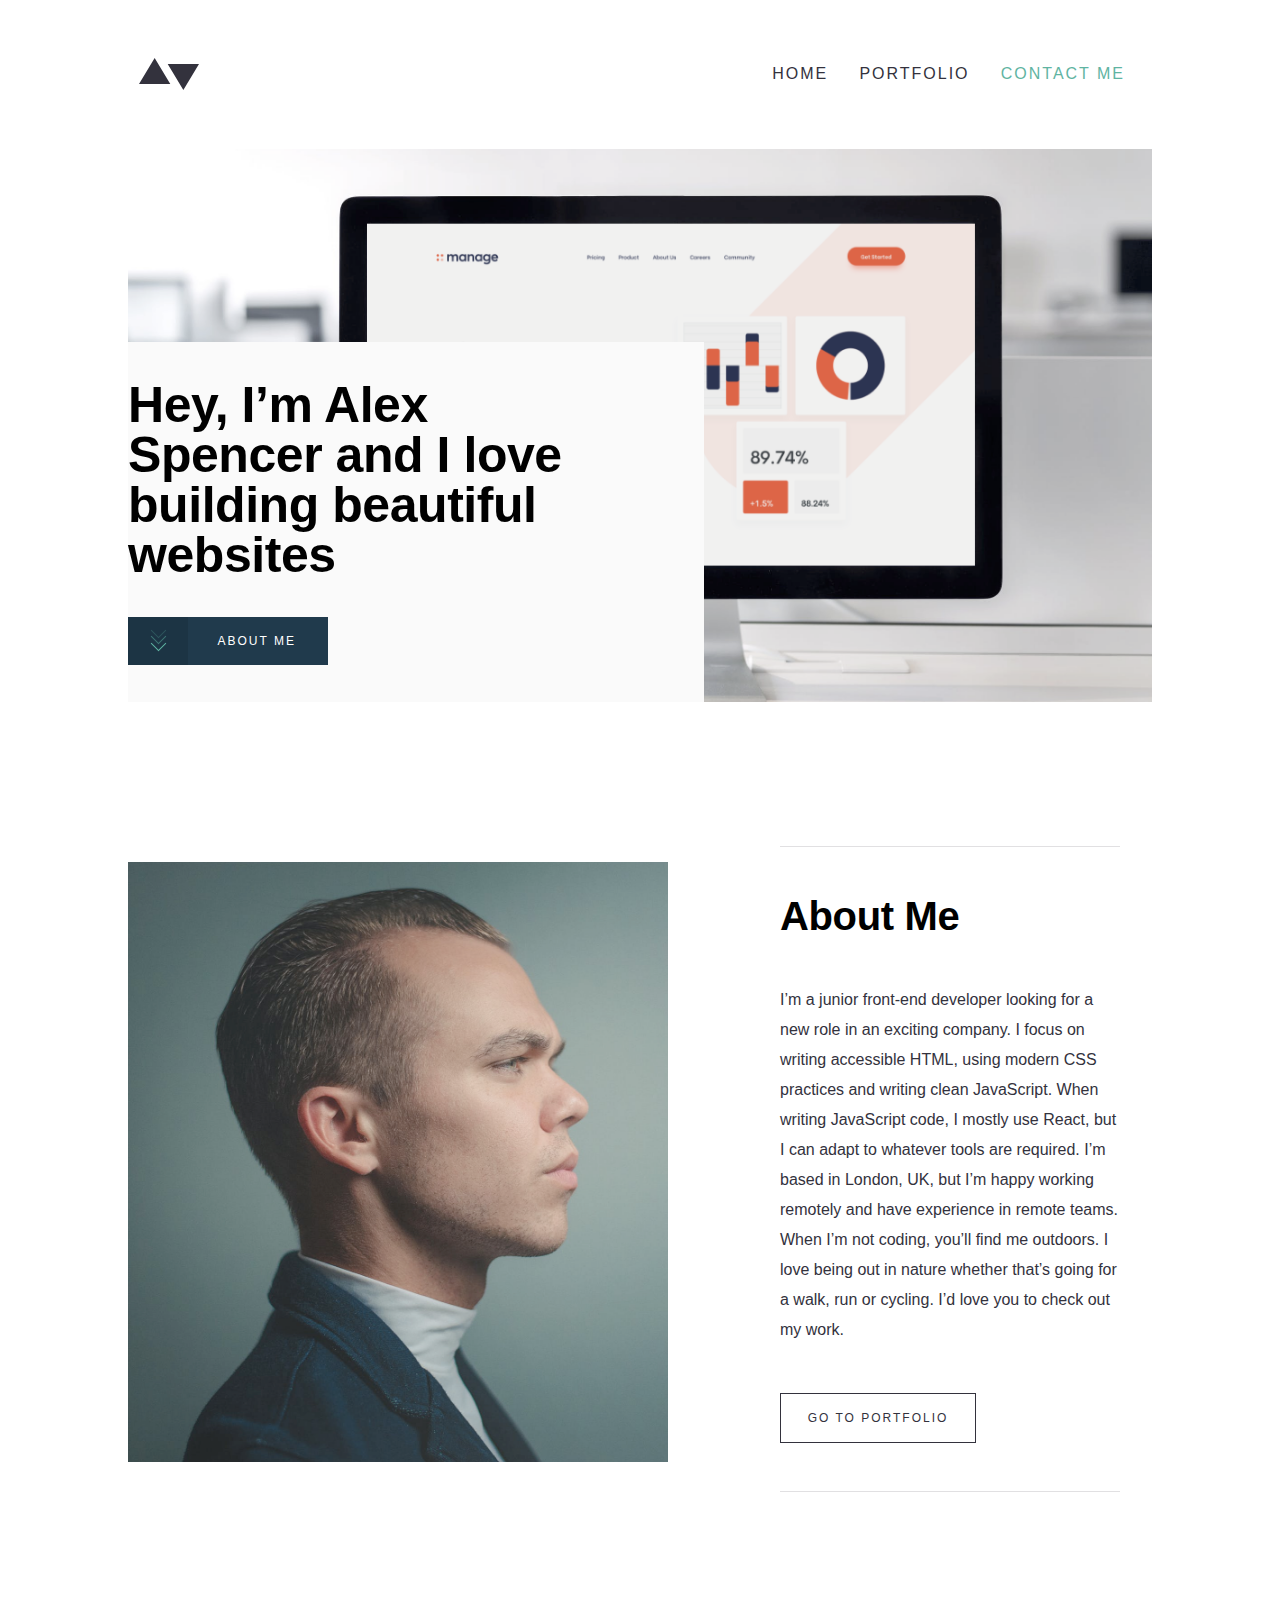
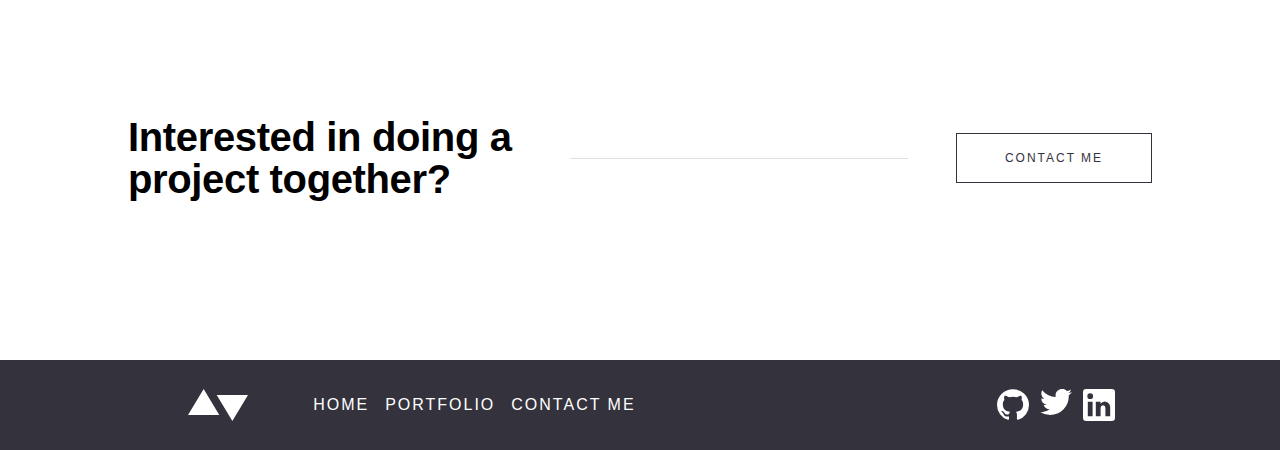
<file: index.html>
<!DOCTYPE html>
<html lang="fr">

<head>
    <meta charset="UTF-8">
    <meta http-equiv="X-UA-Compatible" content="IE=edge">
    <meta name="viewport" content="width=device-width, initial-scale=1.0">
    <link rel="stylesheet" href="scss/main.css">
    <link rel="icon" href="ressources\img\Home\Combined-Shape.svg" />
    <title>Minimalist-Porfolio-Thiertant</title>
</head>

<body>
    <header>
        <nav>
            <div class="nav-logo"></div>
            <button class="main-nav__toggler" aria-expanded="false" aria-controls="menu" aria-label="Menu">
                    <span class="main-nav__bar"></span>
                    <span class="main-nav__bar"></span>
                    <span class="main-nav__bar"></span>
                </button>
            <ul class="menu-list">
                <li class="menu-items">
                    <a rel="noreferrer" rel="noopener" href="index.html">Home</a>
                </li>
                <li class="menu-items">
                    <a rel="noreferrer" rel="noopener" href="portofolio.html">Portfolio</a>
                </li>
                <li class="menu-items">
                    <a rel="noreferrer" rel="noopener" href="contact.html" class="active">Contact me</a>
                </li>
            </ul>
        </nav>

        <section class="hero">
            <div class="hero_container">
                <div class="hero_figure_container">
                    <figure>
                        <img srcset="ressources/img/Home/Bitmap.png 1x, ressources/img/Home/Bitmap@2x.png 2x" src="ressources/img/Home/Bitmap@2x.png" alt="A computer screen with graphs" loading="lazy">
                    </figure>
                    <div class="hero_text_container">
                        <h1>Hey, I’m Alex Spencer and I love building beautiful websites</h1>
                        <a href="#about" rel="noreferrer" rel="noopener">
                            <button class="button">
                        <div class="arrow-button-wrapper">
                            <span class="arrow-button arrow-button-top"></span>
                            <span class="arrow-button arrow-button-mid"></span>
                            <span class="arrow-button arrow-button-bot"></span>
                        </div>
                        <p>About me</p>
                    </button>
                        </a>
                    </div>
                </div>
            </div>
        </section>
    </header>

    <section id="about" class="about_container container">
        <div class="about_picture">
            <figure>
                <img srcset="ressources/img/Home/about_pic.png 1x, ressources/img/Home/about_pic_crop.png 1.5x ,ressources/img/Home/about_pic_2x.png 2x" src="ressources/img/Home/about_pic_2x.png" alt="A photo of me" loading="lazy">
            </figure>
        </div>
        <div class="about_content">
            <h2 class="about_title">About Me</h2>
            <p>I’m a junior front-end developer looking for a new role in an exciting company. I focus on writing accessible HTML, using modern CSS practices and writing clean JavaScript. When writing JavaScript code, I mostly use React, but I can adapt
                to whatever tools are required. I’m based in London, UK, but I’m happy working remotely and have experience in remote teams. When I’m not coding, you’ll find me outdoors. I love being out in nature whether that’s going for a walk, run
                or cycling. I’d love you to check out my work.</p>
            <a href="portofolio.html" rel="noreferrer" rel="noopener">
                <button class="button-secondary">Go to Portfolio</button>
            </a>
        </div>
    </section>
    <section class="interested_container container">
        <h2>Interested in doing a project together?</h2>
        <span></span>
        <a href="contact.html"> <button class="button-secondary" rel="noreferrer" rel="noopener">Contact me</button></a>
    </section>
    <footer>
        <section class="footer-left-container">
            <div class="footer-logo"></div>
            <ul class="footer-list">
                <li class="footer-items">
                    <a href="index.html">Home</a>
                </li>
                <li class="footer-items">
                    <a href="portofolio.html">Portfolio</a>
                </li>
                <li class="footer-items">
                    <a href="contact.html">Contact me</a>
                </li>
            </ul>
        </section>
        <section class="footer-social">
            <a href="https://github.com/sebthiertant" target="_blank" rel="noreferrer" rel="noopener">
                <div class="footer-social-item git"></div>
            </a>
            <a href="https://twitter.com/SebThiertant" target="_blank" rel="noreferrer" rel="noopener">
                <div class="footer-social-item twitter"></div>
            </a>
            <a href="https://www.linkedin.com/in/s%C3%A9bastien-thiertant-715751bb/" target="_blank" rel="noreferrer" rel="noopener">
                <div class="footer-social-item linkedin"></div>
            </a>
        </section>
    </footer>
    <script src="/js/app.js"></script>
</body>

</html>
</file>
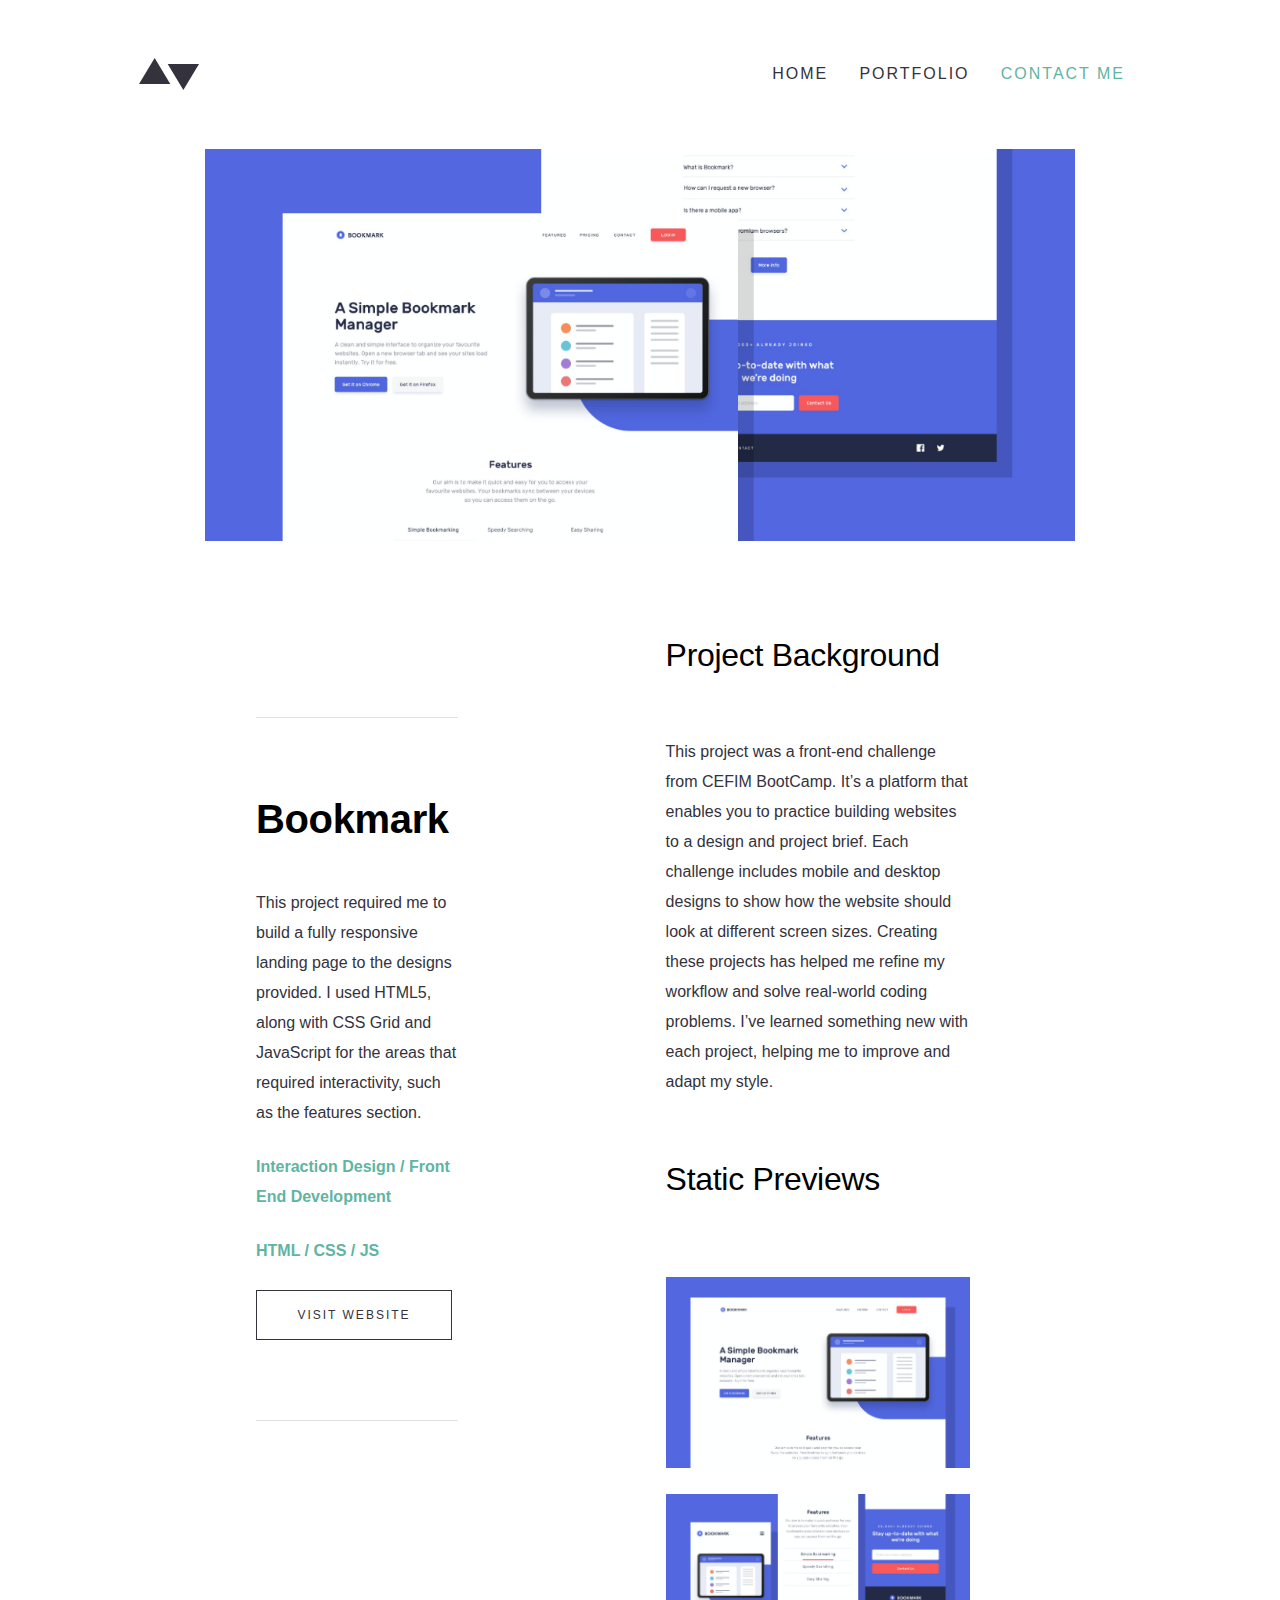
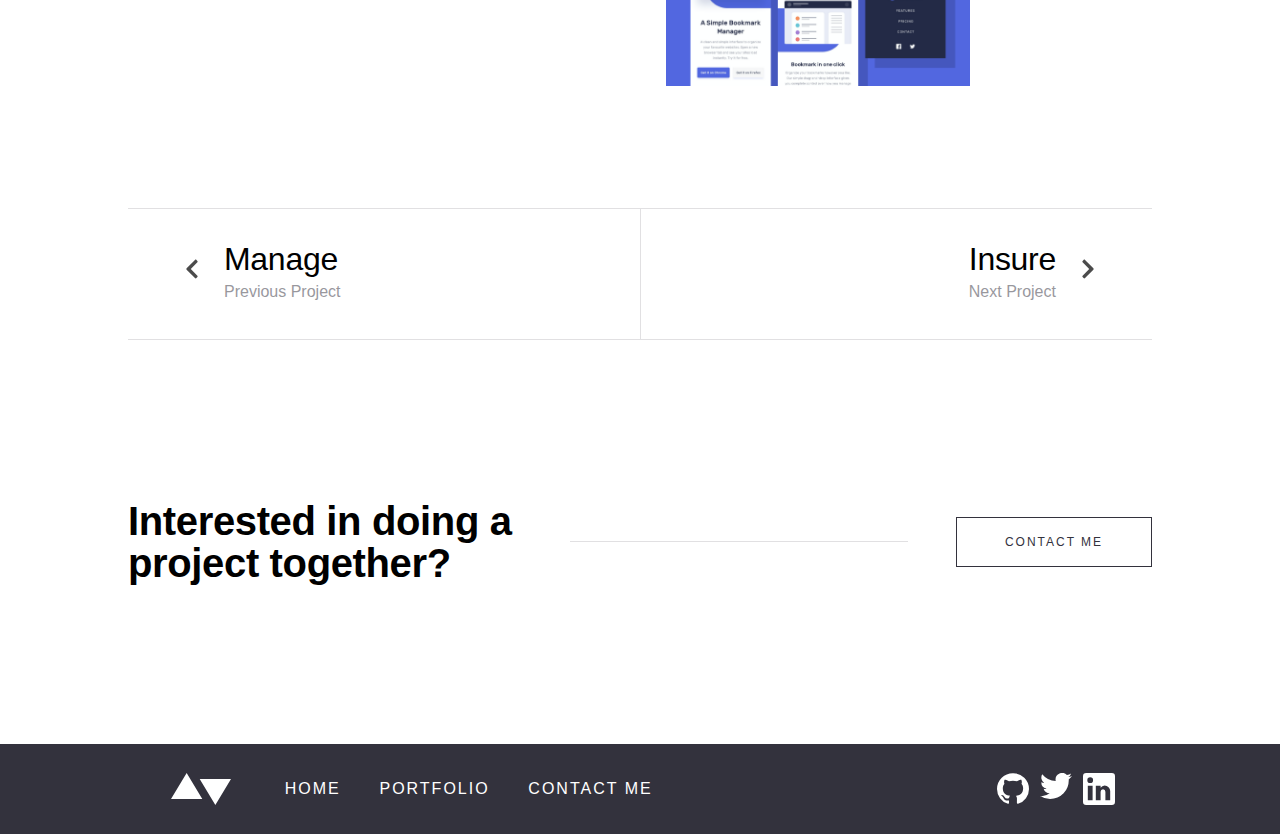
<file: bookmark.html>
<!DOCTYPE html>
<html lang="fr">

<head>
    <meta charset="UTF-8">
    <meta http-equiv="X-UA-Compatible" content="IE=edge">
    <meta name="viewport" content="width=device-width, initial-scale=1.0">
    <link rel="stylesheet" href="scss/main.css">
    <link rel="icon" href="ressources\img\Home\Combined-Shape.svg" />
    <title>Minimalist-Porfolio-Thiertant</title>
</head>

<body>
    <header>
        <nav>
            <div class="nav-logo"></div>
            <button class="main-nav__toggler" aria-expanded="false" aria-controls="menu" aria-label="Menu">
                    <span class="main-nav__bar"></span>
                    <span class="main-nav__bar"></span>
                    <span class="main-nav__bar"></span>
                </button>
            <ul class="menu-list">
                <li class="menu-items">
                    <a rel="noreferrer" rel="noopener" href="index.html">Home</a>
                </li>
                <li class="menu-items">
                    <a rel="noreferrer" rel="noopener" href="portofolio.html">Portfolio</a>
                </li>
                <li class="menu-items">
                    <a rel="noreferrer" rel="noopener" href="contact.html" class="active">Contact me</a>
                </li>
            </ul>
        </nav>
        <figure class="bookmark_header container">
            <img srcset="ressources/img/Portfolio-details/02/port1.png 1x, ressources/img/Portfolio-details/02/port1_2x.png 2x" src="ressources/img/Portfolio-details/02/port1_2x.png" alt="A picture of bookmark website" loading="lazy">
        </figure>
    </header>


    <section class="bookmark_content_container container">
        <div class="bookmark_content content">
            <h2 class="bookmark_title">Bookmark</h2>
            <p>This project required me to build a fully responsive landing page to the designs provided. I used HTML5, along with CSS Grid and JavaScript for the areas that required interactivity, such as the features section.</p>
            <p class="used_tech">Interaction Design / Front End Development</p>
            <p class="used_tech">HTML / CSS / JS</p>
            <button class="button-secondary"><a rel="noreferrer" rel="noopener"href="bookmark.html">Visit website</a></button>
        </div>
        <div class="bookmark_content_desc">
            <div>
                <h3>Project Background</h3>
                <p>This project was a front-end challenge from CEFIM BootCamp. It’s a platform that enables you to practice building websites to a design and project brief. Each challenge includes mobile and desktop designs to show how the website should
                    look at different screen sizes. Creating these projects has helped me refine my workflow and solve real-world coding problems. I’ve learned something new with each project, helping me to improve and adapt my style.</p>
            </div>
            <div>
                <h3>Static Previews</h3>
                <img srcset="ressources/img/Portfolio-details/02/Bitmap.png 1x, ressources/img/Portfolio-details/02/Bitmap@2x.png 2x" src="ressources/img/Portfolio-details/02/Bitmap@2x.png" alt="Another serie of bookmark website's picture" loading="lazy">
                <img srcset="ressources/img/Portfolio-details/02/Bitmap_full.png 1x, ressources/img/Portfolio-details/02/Bitmap_full@2x.png 2x" src="ressources/img/Portfolio-details/02/Bitmap_full@2x.png" alt="Another serie of bookmark website's picture" loading="lazy">
            </div>
        </div>
    </section>

    <section class="navigation_projects_container container">
        <div class="previous_wrapper arrow_wrapper">
            <a rel="noreferrer" rel="noopener" href="manage.html"><img src="ressources/img/Icons/chevron-left-solid.svg" alt="left arrow"></a>
            <div class="arrow_wrapper_text">
                <h3>Manage</h3>
                <p>Previous Project</p>
            </div>
        </div>
        <div class="next_wrapper arrow_wrapper">
            <div class="arrow_wrapper_text">
                <h3>Insure</h3>
                <p>Next Project</p>
            </div>
            <a rel="noreferrer" rel="noopener" href="insure.html"><img src="ressources/img/Icons/chevron-right-solid.svg" alt="right arrow"></a>
        </div>
    </section>
    <section class="interested_container container">
        <h2>Interested in doing a project together?</h2>
        <span></span>
        <a rel="noreferrer" rel="noopener" href="contact.html"> <button class="button-secondary">Contact me</button></a>
    </section>
    <footer>
        <section class="footer-left-container">
            <div class="footer-logo"></div>
            <ul class="footer-list"></ul>
            <li class="footer-items">
                <a rel="noreferrer" rel="noopener" href="index.html">Home</a>
            </li>
            <li class="footer-items">
                <a rel="noreferrer" rel="noopener" href="portofolio.html">Portfolio</a>
            </li>
            <li class="footer-items">
                <a rel="noreferrer" rel="noopener" href="contact.html">Contact me</a>
            </li>
            </ul>
        </section>
        <section class="footer-social">
            <a rel="noreferrer" rel="noopener" href="https://github.com/sebthiertant" target="_blank">
                <div class="footer-social-item git"></div>
            </a>
            <a rel="noreferrer" rel="noopener" href="https://twitter.com/SebThiertant" target="_blank">
                <div class="footer-social-item twitter"></div>
            </a>
            <a rel="noreferrer" rel="noopener" href="https://www.linkedin.com/in/s%C3%A9bastien-thiertant-715751bb/" target="_blank">
                <div class="footer-social-item linkedin"></div>
            </a>
        </section>
    </footer>
    <script src="/js/app.js"></script>
</body>

</html>
</file>
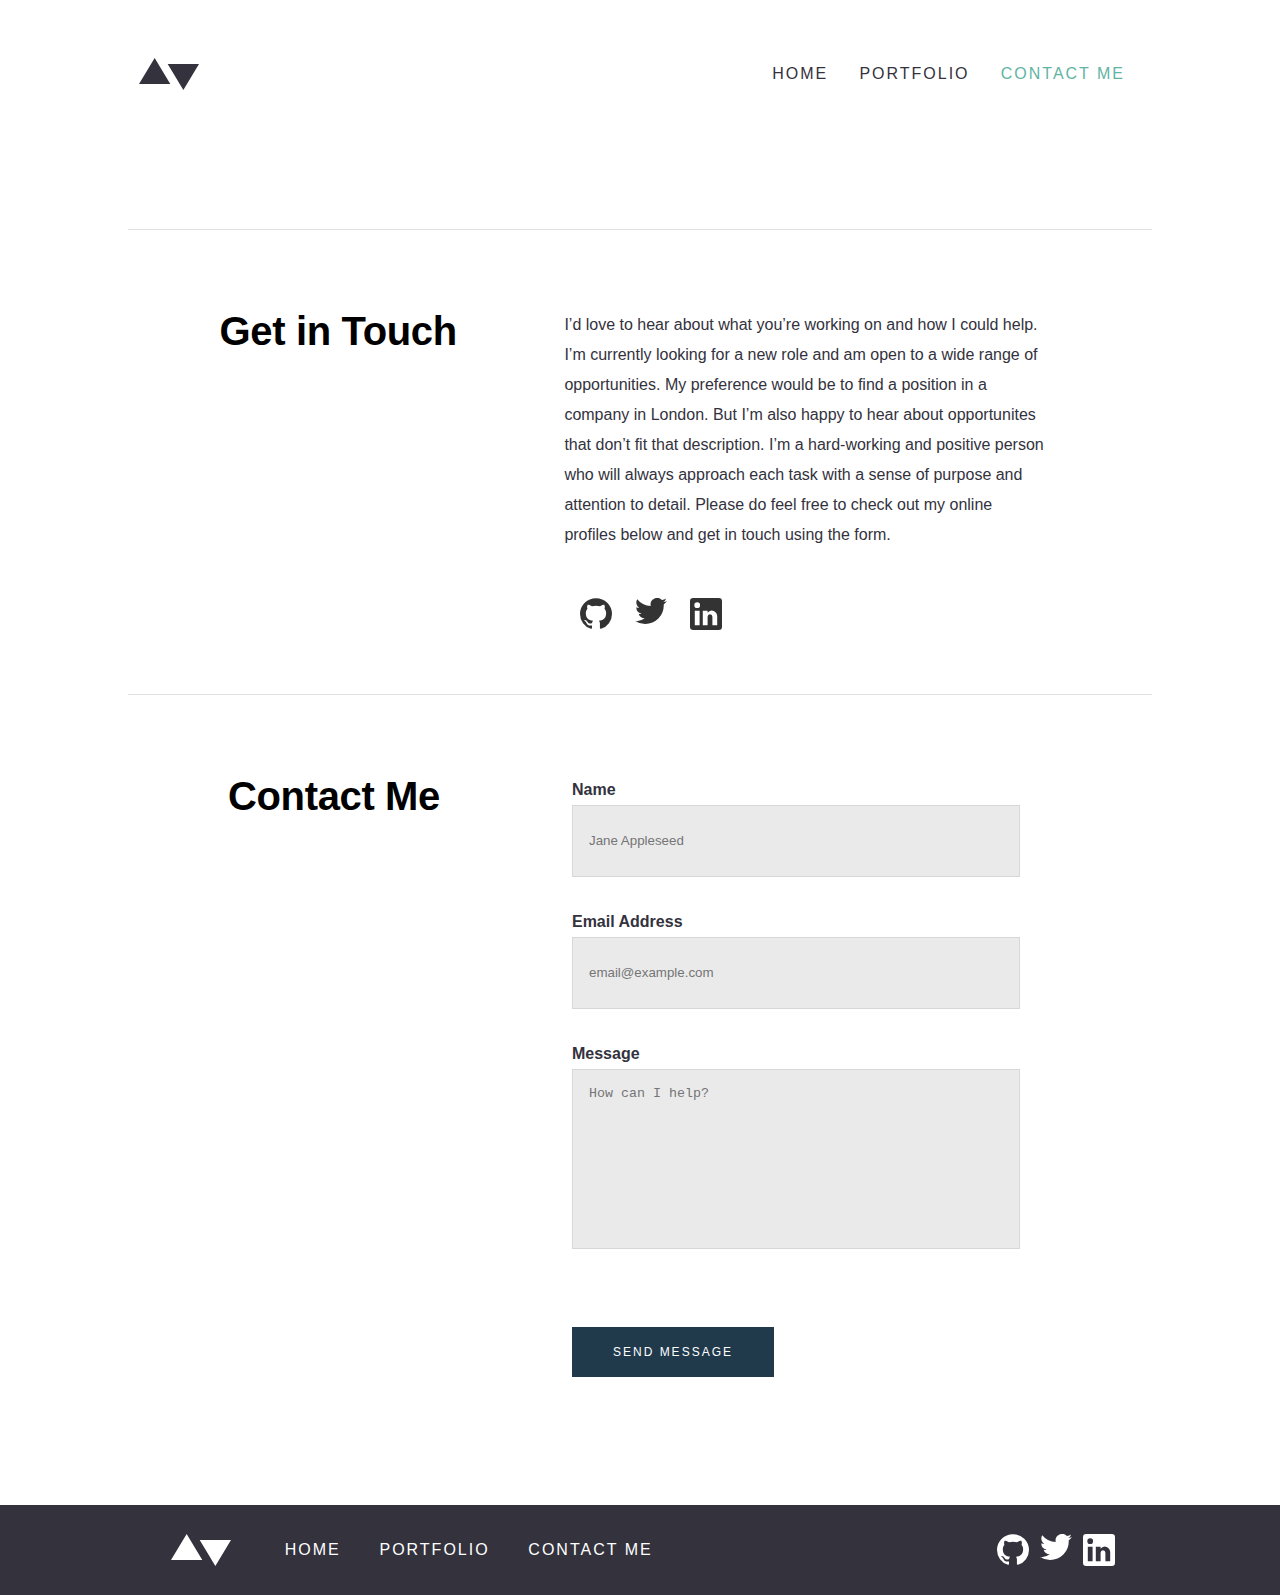
<file: contact.html>
<!DOCTYPE html>
<html lang="fr">

<head>
    <meta charset="UTF-8">
    <meta http-equiv="X-UA-Compatible" content="IE=edge">
    <meta name="viewport" content="width=device-width, initial-scale=1.0">
    <link rel="stylesheet" href="scss/main.css">
    <link rel="icon" href="ressources\img\Home\Combined-Shape.svg" />
    <title>Minimalist-Porfolio-Thiertant</title>
</head>

<body>
    <header>
        <nav>
            <div class="nav-logo"></div>
            <button class="main-nav__toggler" aria-expanded="false" aria-controls="menu" aria-label="Menu">
                <span class="main-nav__bar"></span>
                <span class="main-nav__bar"></span>
                <span class="main-nav__bar"></span>
            </button>
            <ul class="menu-list">
                <li class="menu-items">
                    <a rel="noreferrer" rel="noopener" href="index.html">Home</a>
                </li>
                <li class="menu-items">
                    <a rel="noreferrer" rel="noopener" href="portofolio.html">Portfolio</a>
                </li>
                <li class="menu-items">
                    <a rel="noreferrer" rel="noopener" href="contact.html" class="active">Contact me</a>
                </li>
            </ul>
        </nav>
    </header>
    <main class="contact_content_container container">
        <h2>Get in Touch</h2>
        <div class="contact_content_desc">
            <p>I’d love to hear about what you’re working on and how I could help. I’m currently looking for a new role and am open to a wide range of opportunities. My preference would be to find a position in a company in London. But I’m also happy to
                hear about opportunites that don’t fit that description. I’m a hard-working and positive person who will always approach each task with a sense of purpose and attention to detail. Please do feel free to check out my online profiles below
                and get in touch using the form.</p>
            <div class="social_wrapper">
                <a rel="noreferrer" rel="noopener" class="git" href="https://github.com/sebthiertant" target="_blank"></a>
                <a rel="noreferrer" rel="noopener" class="twitter" href="https://twitter.com/SebThiertant" target="_blank"></a>
                <a rel="noreferrer" rel="noopener" class="linkedin" href="https://www.linkedin.com/in/s%C3%A9bastien-thiertant-715751bb/" target="_blank"></a>
            </div>
        </div>
    </main>
    <section class="contact_me_container container">
        <h2>Contact Me</h2>
        <div class="contact_form_wrapper">
            <form class="form" action="https://formspree.io/f/xqkweqgz" method="POST">
                <label class="label_name">
                  Name
                  <input class="input input_name" type="text" name="name" placeholder="Jane Appleseed" required=>
                <p class="required"></p>
                </label>
                <label>
                Email Address
                <input class="input input_mail" type="email" name="mail" placeholder="email@example.com" required="false">
                <p class="required"></p>
                </label>
                <label>
                Message
                <textarea class="input textarea input-message" type="text" maxlength="150" minlength="1" name="message" placeholder="How can I help?" required ></textarea>
                <p class="required"></p>
                </label>
                <button class="button-form" type="submit">Send message</button>
            </form>
        </div>
    </section>

    <footer>
        <section class="footer-left-container">
            <div class="footer-logo"></div>
            <ul class="footer-list"></ul>
            <li class="footer-items">
                <a rel="noreferrer" rel="noopener" href="index.html">Home</a>
            </li>
            <li class="footer-items">
                <a rel="noreferrer" rel="noopener" href="portofolio.html">Portfolio</a>
            </li>
            <li class="footer-items">
                <a rel="noreferrer" rel="noopener" href="contact.html">Contact me</a>
            </li>
            </ul>
        </section>
        <section class="footer-social">
            <a rel="noreferrer" rel="noopener" href="https://github.com/sebthiertant" target="_blank">
                <div class="footer-social-item git"></div>
            </a>
            <a rel="noreferrer" rel="noopener" href="https://twitter.com/SebThiertant" target="_blank">
                <div class="footer-social-item twitter"></div>
            </a>
            <a rel="noreferrer" rel="noopener" href="https://www.linkedin.com/in/s%C3%A9bastien-thiertant-715751bb/" target="_blank">
                <div class="footer-social-item linkedin"></div>
            </a>
        </section>
    </footer>
    <script src="/js/app.js"></script>
</body>

</html>
</file>
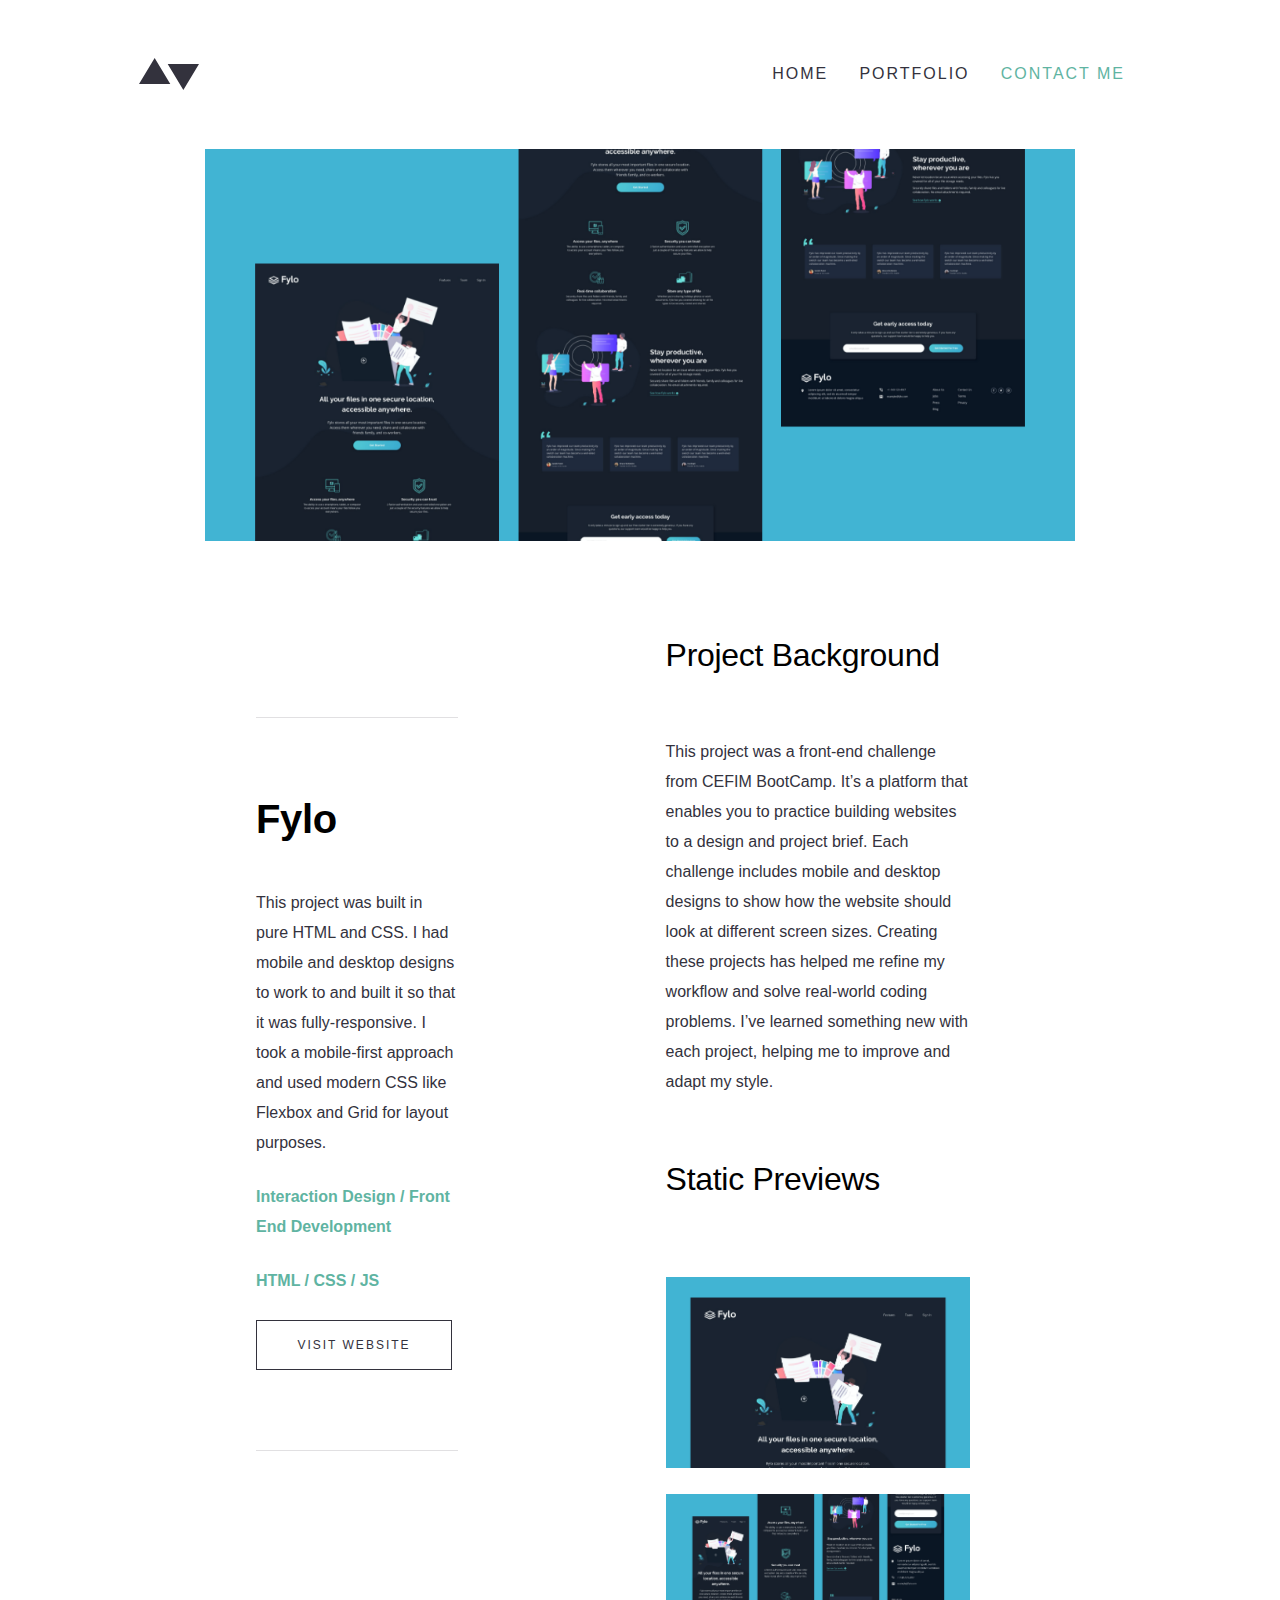
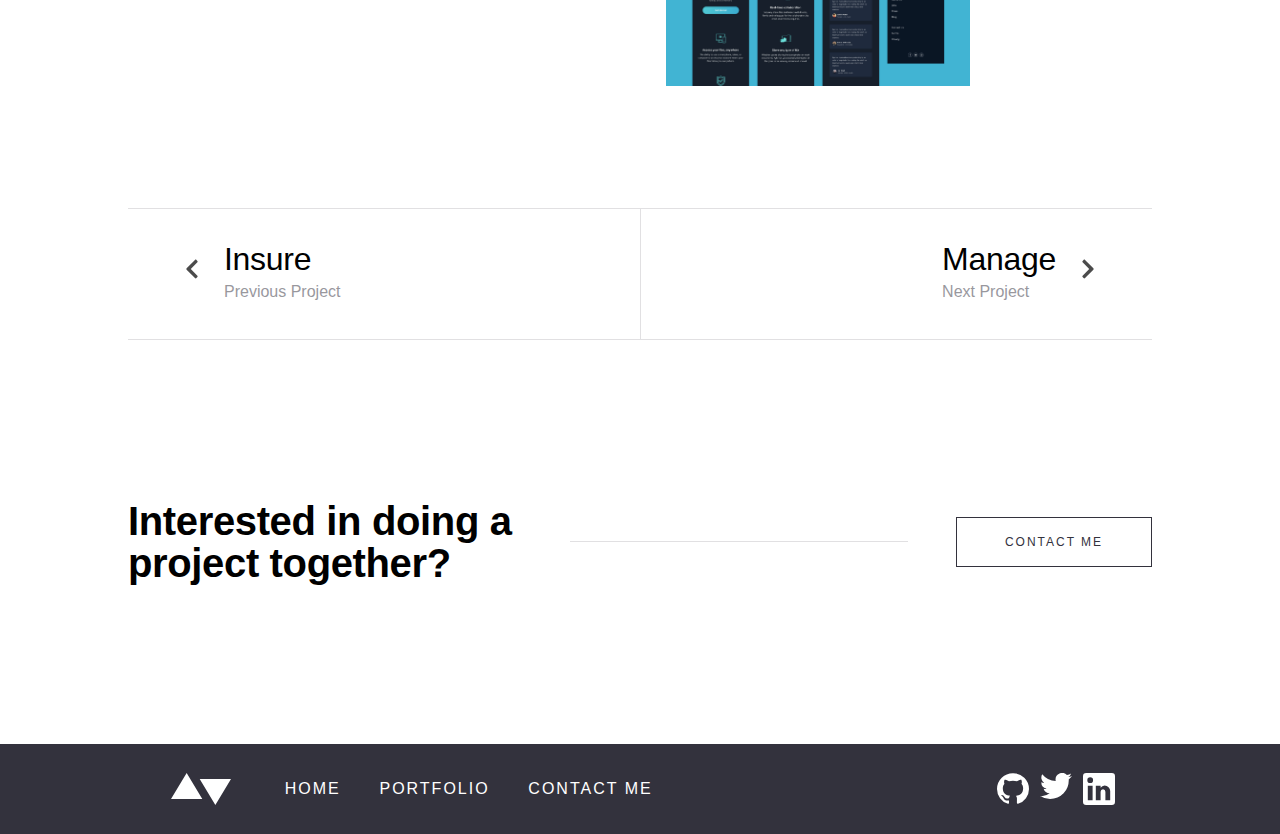
<file: fylo.html>
<!DOCTYPE html>
<html lang="fr">

<head>
    <meta charset="UTF-8">
    <meta http-equiv="X-UA-Compatible" content="IE=edge">
    <meta name="viewport" content="width=device-width, initial-scale=1.0">
    <link rel="stylesheet" href="scss/main.css">
    <link rel="icon" href="ressources\img\Home\Combined-Shape.svg" />
    <title>Minimalist-Porfolio-Thiertant</title>
</head>

<body>
    <header>
        <nav>
            <div class="nav-logo"></div>
            <button class="main-nav__toggler" aria-expanded="false" aria-controls="menu" aria-label="Menu">
                    <span class="main-nav__bar"></span>
                    <span class="main-nav__bar"></span>
                    <span class="main-nav__bar"></span>
                </button>
            <ul class="menu-list">
                <li class="menu-items">
                    <a rel="noreferrer" rel="noopener" href="index.html">Home</a>
                </li>
                <li class="menu-items">
                    <a rel="noreferrer" rel="noopener" href="portofolio.html">Portfolio</a>
                </li>
                <li class="menu-items">
                    <a rel="noreferrer" rel="noopener" href="contact.html" class="active">Contact me</a>
                </li>
            </ul>
        </nav>
        <figure class="fylo_header container">
            <img srcset="ressources/img/Portfolio-details/04/port1.png 1x, ressources/img/Portfolio-details/04/port1@2x.png 2x" src="ressources/img/Portfolio-details/04/port1@2x.png" alt="A picture of fylo website" loading="lazy">
        </figure>
    </header>


    <section class="fylo_content_container container">
        <div class="fylo_content content">
            <h2 class="fylo_title">Fylo</h2>
            <p>This project was built in pure HTML and CSS. I had mobile and desktop designs to work to and built it so that it was fully-responsive. I took a mobile-first approach and used modern CSS like Flexbox and Grid for layout purposes.</p>
            <p class="used_tech">Interaction Design / Front End Development</p>
            <p class="used_tech">HTML / CSS / JS</p>
            <button class="button-secondary"><a rel="noreferrer" rel="noopener"href="fylo.html">Visit website</a></button>
        </div>
        <div class="fylo_content_desc">
            <div>
                <h3>Project Background</h3>
                <p>This project was a front-end challenge from CEFIM BootCamp. It’s a platform that enables you to practice building websites to a design and project brief. Each challenge includes mobile and desktop designs to show how the website should
                    look at different screen sizes. Creating these projects has helped me refine my workflow and solve real-world coding problems. I’ve learned something new with each project, helping me to improve and adapt my style.</p>
            </div>
            <div>
                <h3>Static Previews</h3>
                <img srcset="ressources/img/Portfolio-details/04/project.png 1x, ressources/img/Portfolio-details/04/project@2x.png 2x" src="ressources/img/Portfolio-details/04/project@2x.png" alt="Another serie of fylo website's picture" loading="lazy">
                <img srcset="ressources/img/Portfolio-details/04/bitmap.png 1x, ressources/img/Portfolio-details/04/bitmap@2x.png 2x" src="ressources/img/Portfolio-details/04/bitmap@2x.png" alt="Another serie of fylo website's picture" loading="lazy">
            </div>
        </div>
    </section>

    <section class="navigation_projects_container container">
        <div class="previous_wrapper arrow_wrapper">
            <a rel="noreferrer" rel="noopener" href="insure.html"><img src="ressources/img/Icons/chevron-left-solid.svg" alt="left arrow"></a>
            <div class="arrow_wrapper_text">
                <h3>Insure</h3>
                <p>Previous Project</p>
            </div>
        </div>
        <div class="next_wrapper arrow_wrapper">
            <div class="arrow_wrapper_text">
                <h3>Manage</h3>
                <p>Next Project</p>
            </div>
            <a rel="noreferrer" rel="noopener" href="manage.html"><img src="ressources/img/Icons/chevron-right-solid.svg" alt="right arrow"></a>
        </div>
    </section>
    <section class="interested_container container">
        <h2>Interested in doing a project together?</h2>
        <span></span>
        <a rel="noreferrer" rel="noopener" href="contact.html"> <button class="button-secondary">Contact me</button></a>
    </section>
    <footer>
        <section class="footer-left-container">
            <div class="footer-logo"></div>
            <ul class="footer-list"></ul>
            <li class="footer-items">
                <a rel="noreferrer" rel="noopener" href="index.html">Home</a>
            </li>
            <li class="footer-items">
                <a rel="noreferrer" rel="noopener" href="portofolio.html">Portfolio</a>
            </li>
            <li class="footer-items">
                <a rel="noreferrer" rel="noopener" href="contact.html">Contact me</a>
            </li>
            </ul>
        </section>
        <section class="footer-social">
            <a rel="noreferrer" rel="noopener" href="https://github.com/sebthiertant" target="_blank">
                <div class="footer-social-item git"></div>
            </a>
            <a rel="noreferrer" rel="noopener" href="https://twitter.com/SebThiertant" target="_blank">
                <div class="footer-social-item twitter"></div>
            </a>
            <a rel="noreferrer" rel="noopener" href="https://www.linkedin.com/in/s%C3%A9bastien-thiertant-715751bb/" target="_blank">
                <div class="footer-social-item linkedin"></div>
            </a>
        </section>
    </footer>
    <script src="/js/app.js"></script>
</body>

</html>
</file>
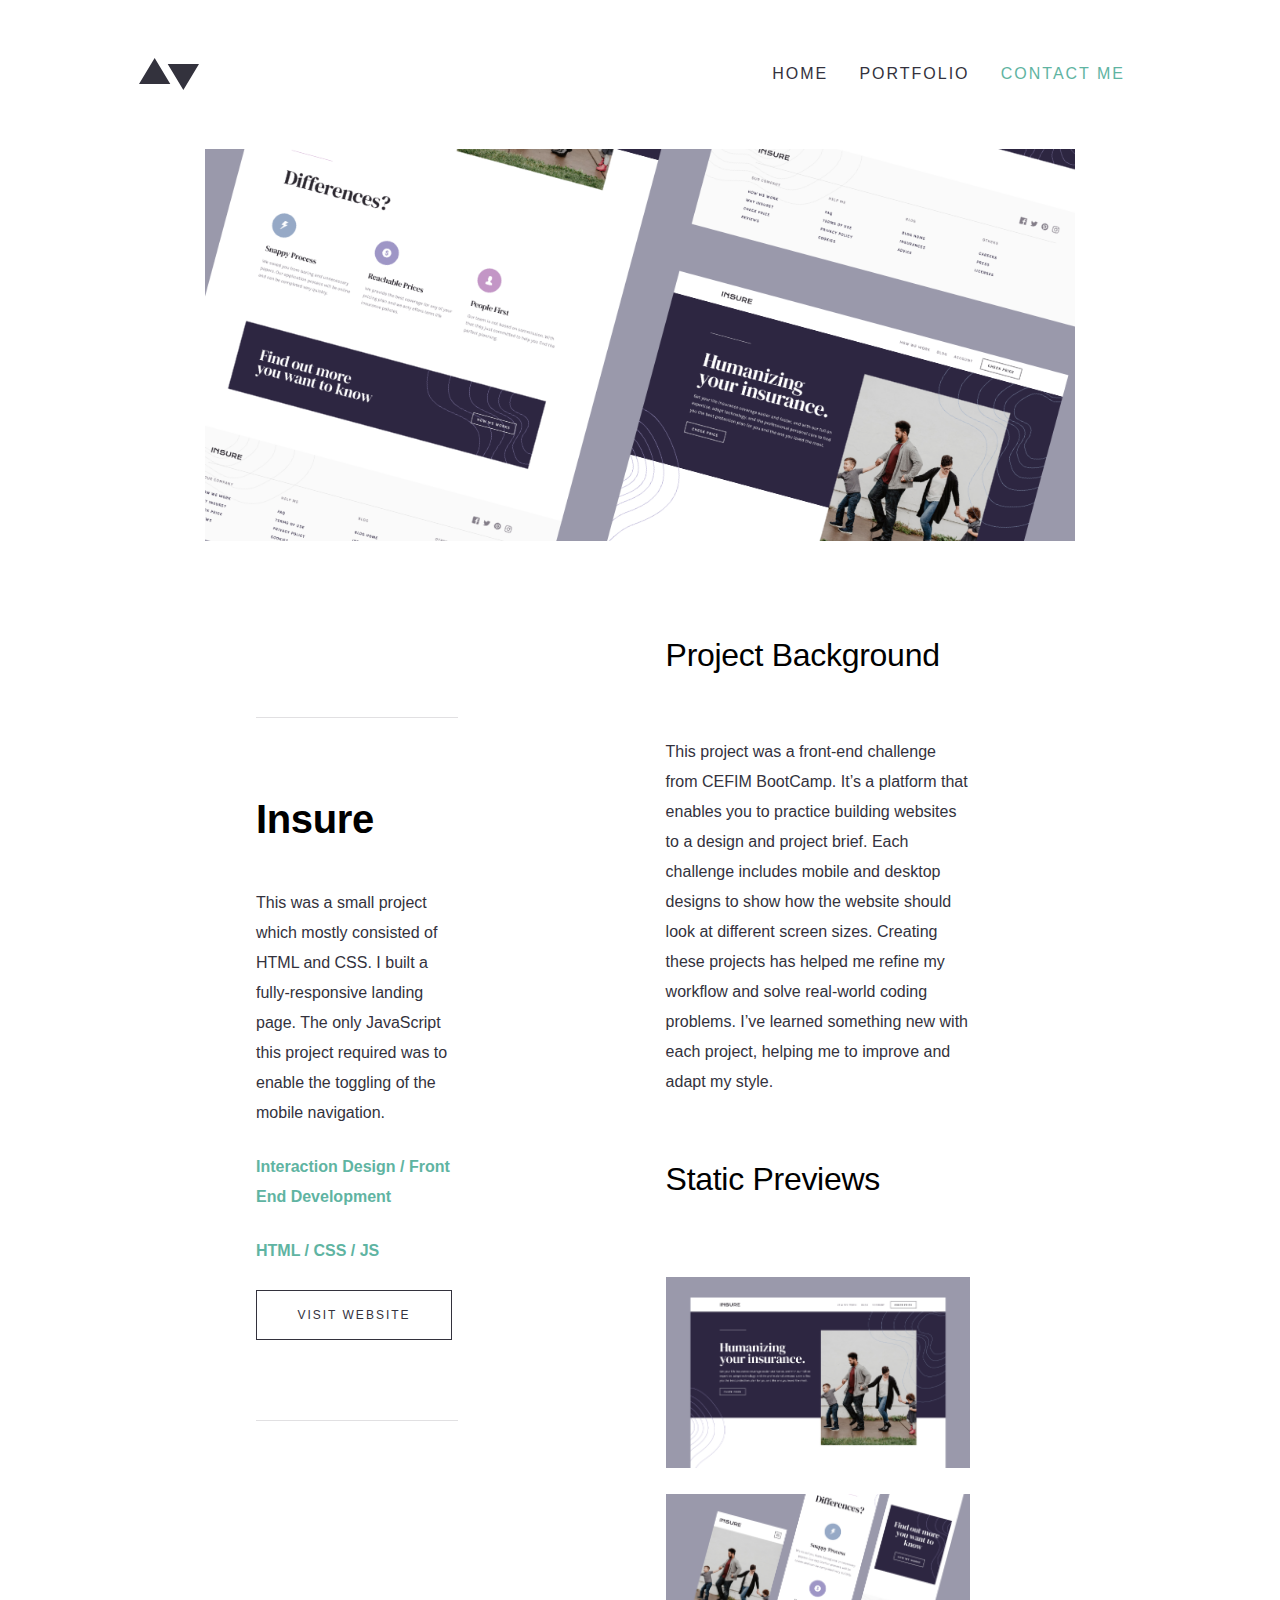
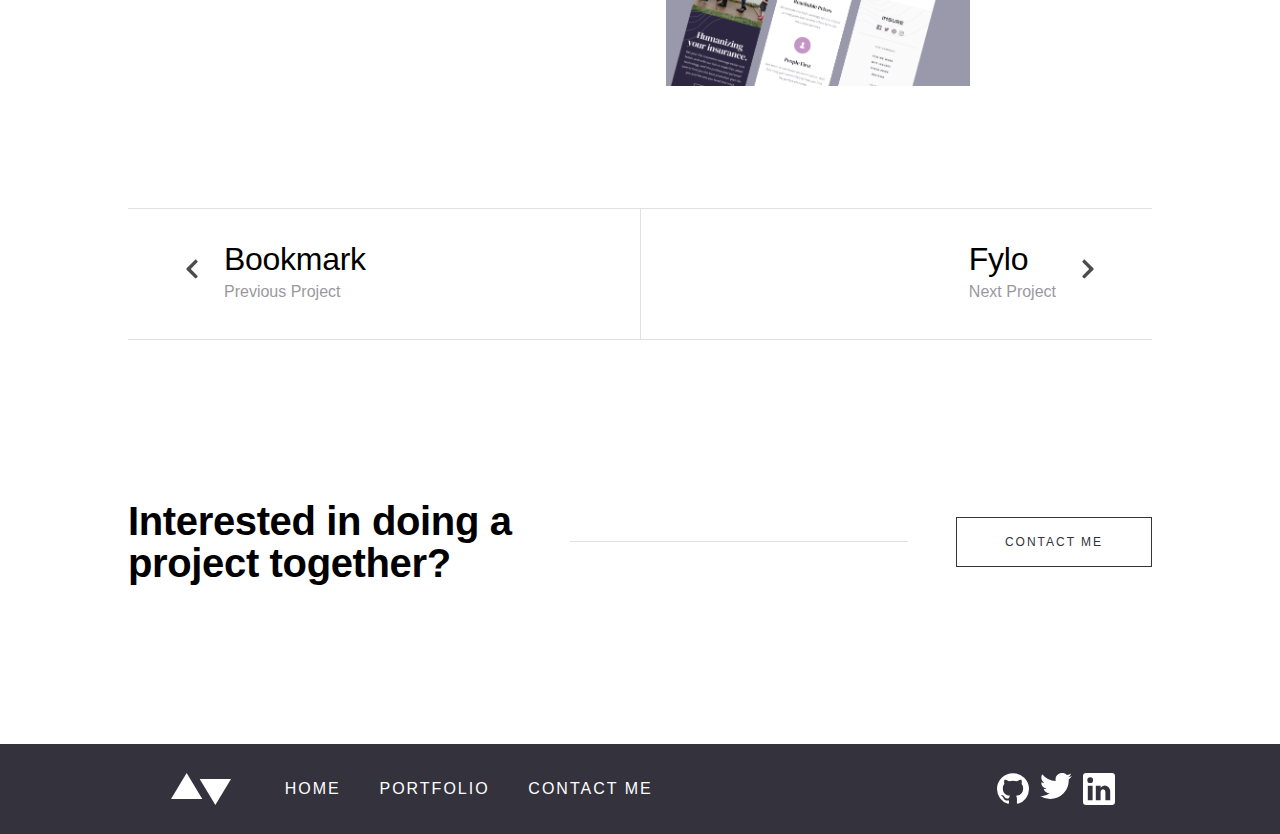
<file: insure.html>
<!DOCTYPE html>
<html lang="fr">

<head>
    <meta charset="UTF-8">
    <meta http-equiv="X-UA-Compatible" content="IE=edge">
    <meta name="viewport" content="width=device-width, initial-scale=1.0">
    <link rel="stylesheet" href="scss/main.css">
    <link rel="icon" href="ressources\img\Home\Combined-Shape.svg" />
    <title>Minimalist-Porfolio-Thiertant</title>
</head>

<body>
    <header>
        <nav>
            <div class="nav-logo"></div>
            <button class="main-nav__toggler" aria-expanded="false" aria-controls="menu" aria-label="Menu">
                    <span class="main-nav__bar"></span>
                    <span class="main-nav__bar"></span>
                    <span class="main-nav__bar"></span>
                </button>
            <ul class="menu-list">
                <li class="menu-items">
                    <a rel="noreferrer" rel="noopener" href="index.html">Home</a>
                </li>
                <li class="menu-items">
                    <a rel="noreferrer" rel="noopener" href="portofolio.html">Portfolio</a>
                </li>
                <li class="menu-items">
                    <a rel="noreferrer" rel="noopener" href="contact.html" class="active">Contact me</a>
                </li>
            </ul>
        </nav>
        <figure class="insure_header container">
            <img srcset="ressources/img/Portfolio-details/03/port1.png 1x, ressources/img/Portfolio-details/03/port1@2x.png 2x" src="ressources/img/Portfolio-details/03/port1@2x.png" alt="A picture of insure website" loading="lazy">
        </figure>
    </header>


    <section class="insure_content_container container">
        <div class="insure_content content">
            <h2 class="insure_title">Insure</h2>
            <p>This was a small project which mostly consisted of HTML and CSS. I built a fully-responsive landing page. The only JavaScript this project required was to enable the toggling of the mobile navigation.</p>
            <p class="used_tech">Interaction Design / Front End Development</p>
            <p class="used_tech">HTML / CSS / JS</p>
            <button class="button-secondary"><a rel="noreferrer" rel="noopener"href="insure.html">Visit website</a></button>
        </div>
        <div class="insure_content_desc">
            <div>
                <h3>Project Background</h3>
                <p>This project was a front-end challenge from CEFIM BootCamp. It’s a platform that enables you to practice building websites to a design and project brief. Each challenge includes mobile and desktop designs to show how the website should
                    look at different screen sizes. Creating these projects has helped me refine my workflow and solve real-world coding problems. I’ve learned something new with each project, helping me to improve and adapt my style.</p>
            </div>
            <div>
                <h3>Static Previews</h3>
                <img srcset="ressources/img/Portfolio-details/03/project.png 1x, ressources/img/Portfolio-details/03/project@2x.png 2x" src="ressources/img/Portfolio-details/03/project@2x.png" alt="Another serie of insure website's picture" loading="lazy">
                <img srcset="ressources/img/Portfolio-details/03/bitmap.png 1x, ressources/img/Portfolio-details/03/bitmap@2x.png 2x" src="ressources/img/Portfolio-details/03/bitmap@2x.png" alt="Another serie of insure website's picture" loading="lazy">
            </div>
        </div>
    </section>

    <section class="navigation_projects_container container">
        <div class="previous_wrapper arrow_wrapper">
            <a rel="noreferrer" rel="noopener" href="bookmark.html"><img src="ressources/img/Icons/chevron-left-solid.svg" alt="left arrow"></a>
            <div class="arrow_wrapper_text">
                <h3>Bookmark</h3>
                <p>Previous Project</p>
            </div>
        </div>
        <div class="next_wrapper arrow_wrapper">
            <div class="arrow_wrapper_text">
                <h3>Fylo</h3>
                <p>Next Project</p>
            </div>
            <a rel="noreferrer" rel="noopener" href="fylo.html"><img src="ressources/img/Icons/chevron-right-solid.svg" alt="right arrow"></a>
        </div>
    </section>
    <section class="interested_container container">
        <h2>Interested in doing a project together?</h2>
        <span></span>
        <a rel="noreferrer" rel="noopener" href="contact.html"> <button class="button-secondary">Contact me</button></a>
    </section>
    <footer>
        <section class="footer-left-container">
            <div class="footer-logo"></div>
            <ul class="footer-list"></ul>
            <li class="footer-items">
                <a rel="noreferrer" rel="noopener" href="index.html">Home</a>
            </li>
            <li class="footer-items">
                <a rel="noreferrer" rel="noopener" href="portofolio.html">Portfolio</a>
            </li>
            <li class="footer-items">
                <a rel="noreferrer" rel="noopener" href="contact.html">Contact me</a>
            </li>
            </ul>
        </section>
        <section class="footer-social">
            <a rel="noreferrer" rel="noopener" href="https://github.com/sebthiertant" target="_blank">
                <div class="footer-social-item git"></div>
            </a>
            <a rel="noreferrer" rel="noopener" href="https://twitter.com/SebThiertant" target="_blank">
                <div class="footer-social-item twitter"></div>
            </a>
            <a rel="noreferrer" rel="noopener" href="https://www.linkedin.com/in/s%C3%A9bastien-thiertant-715751bb/" target="_blank">
                <div class="footer-social-item linkedin"></div>
            </a>
        </section>
    </footer>
    <script src="/js/app.js"></script>
</body>

</html>
</file>
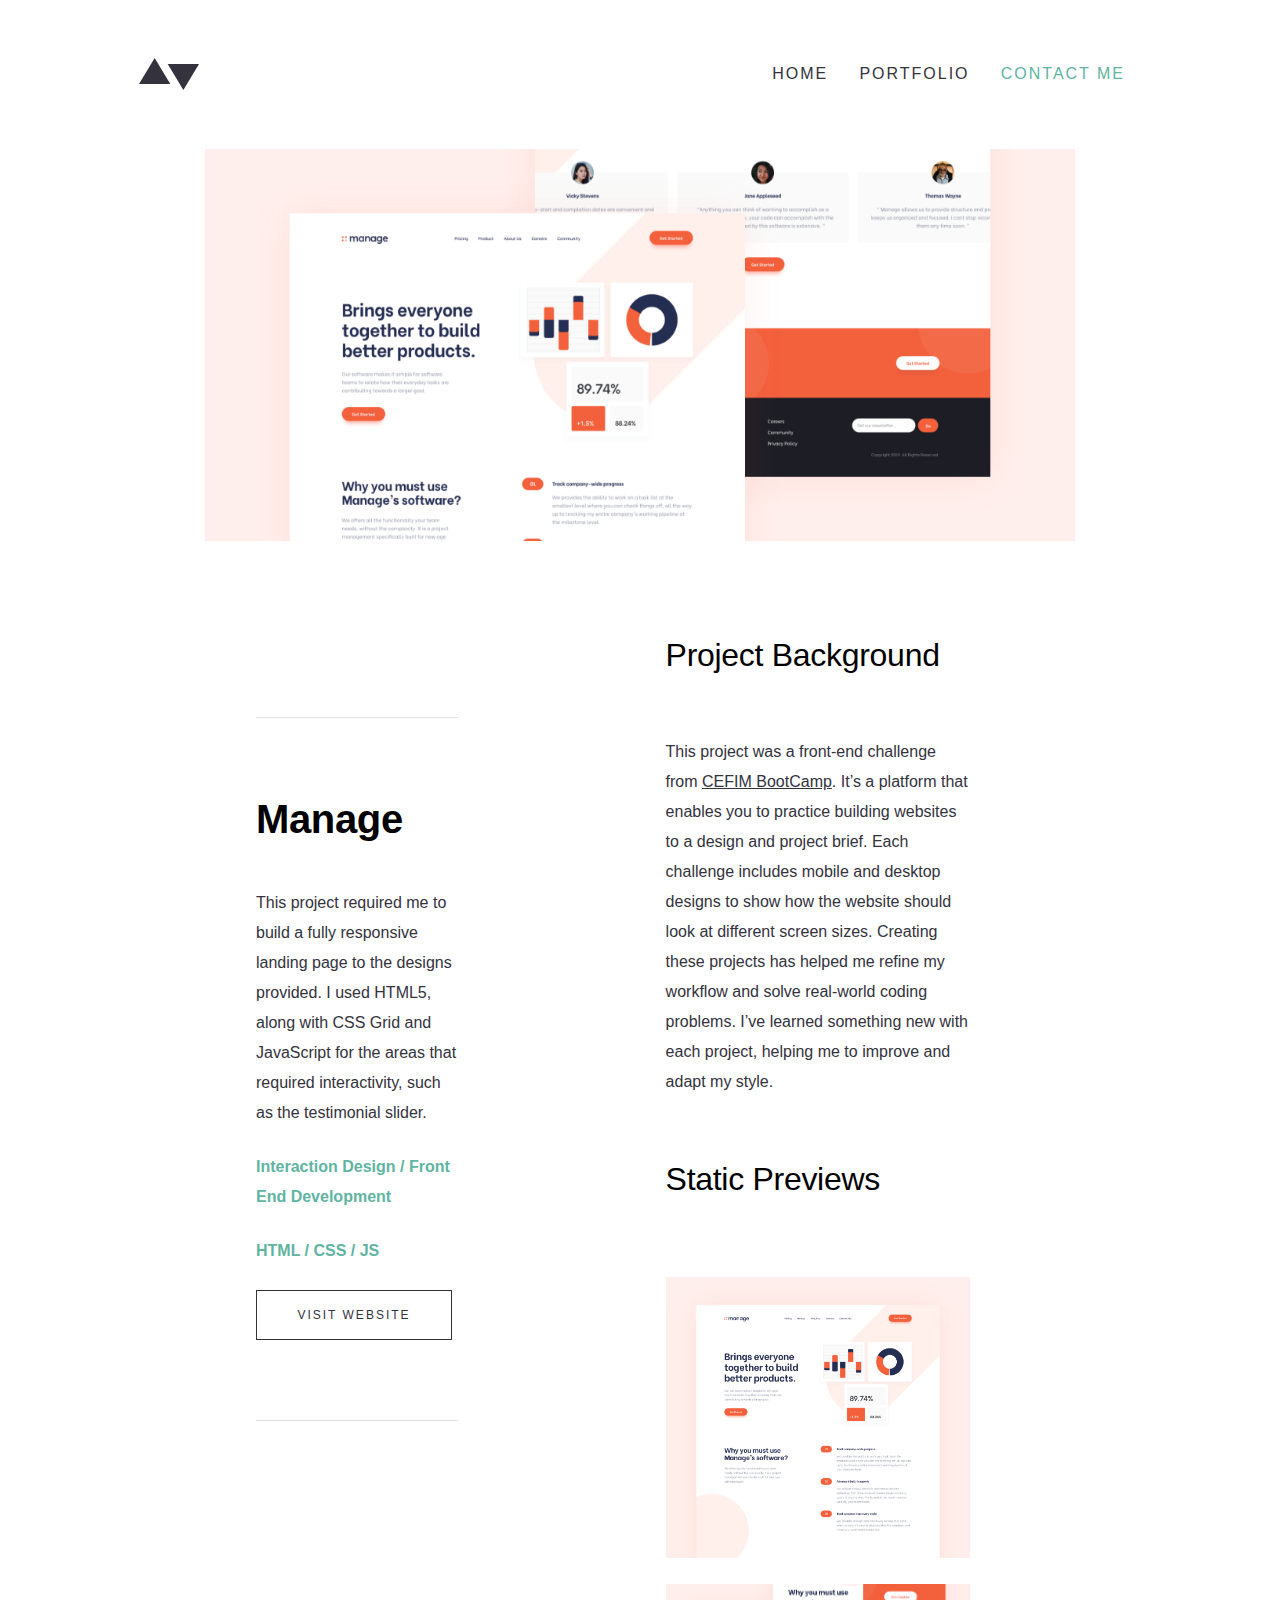
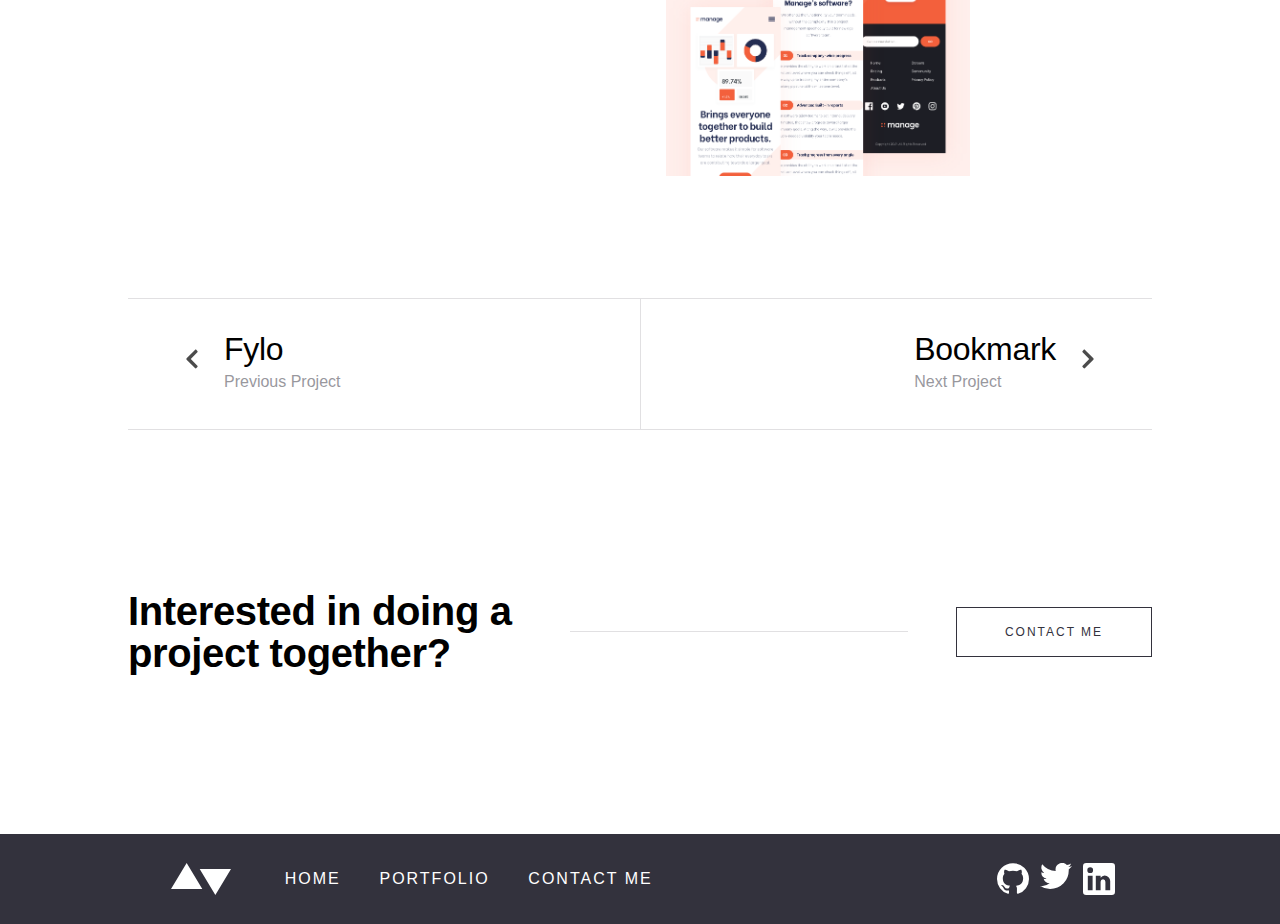
<file: manage.html>
<!DOCTYPE html>
<html lang="fr">

<head>
    <meta charset="UTF-8">
    <meta http-equiv="X-UA-Compatible" content="IE=edge">
    <meta name="viewport" content="width=device-width, initial-scale=1.0">
    <link rel="icon" href="ressources\img\Home\Combined-Shape.svg" />
    <link rel="stylesheet" href="scss/main.css">
    <title>Minimalist-Porfolio-Thiertant</title>
</head>

<body>
    <header>
        <nav>
            <div class="nav-logo"></div>
            <button class="main-nav__toggler" aria-expanded="false" aria-controls="menu" aria-label="Menu">
                    <span class="main-nav__bar"></span>
                    <span class="main-nav__bar"></span>
                    <span class="main-nav__bar"></span>
                </button>
            <ul class="menu-list">
                <li class="menu-items">
                    <a rel="noreferrer" rel="noopener" href="index.html">Home</a>
                </li>
                <li class="menu-items">
                    <a rel="noreferrer" rel="noopener" href="portofolio.html">Portfolio</a>
                </li>
                <li class="menu-items">
                    <a rel="noreferrer" rel="noopener" href="contact.html" class="active">Contact me</a>
                </li>
            </ul>
        </nav>
        <figure class="manage_header container">
            <img srcset="ressources/img/Portfolio-details/01/manage.png 1x, ressources/img/Portfolio-details/01/manage_2x.png 2x" src="ressources/img/Portfolio-details/01/manage_2x.png" alt="A picture of manage website" loading="lazy">
        </figure>
    </header>


    <section class="manage_content_container container">
        <div class="manage_content content">
            <h2 class="manage_title">Manage</h2>
            <p>This project required me to build a fully responsive landing page to the designs provided. I used HTML5, along with CSS Grid and JavaScript for the areas that required interactivity, such as the testimonial slider.</p>
            <p class="used_tech">Interaction Design / Front End Development</p>
            <p class="used_tech">HTML / CSS / JS</p>
            <button class="button-secondary"><a rel="noreferrer" rel="noopener"href="manage.html">Visit website</a></button>
        </div>
        <div class="manage_content_desc">
            <div>
                <h3>Project Background</h3>
                <p>This project was a front-end challenge from <span>CEFIM BootCamp</span>. It’s a platform that enables you to practice building websites to a design and project brief. Each challenge includes mobile and desktop designs to show how the website
                    should look at different screen sizes. Creating these projects has helped me refine my workflow and solve real-world coding problems. I’ve learned something new with each project, helping me to improve and adapt my style.</p>
            </div>
            <div>
                <h3>Static Previews</h3>
                <img srcset="ressources/img/Portfolio-details/01/portfolio_main.png 1x, ressources/img/Portfolio-details/01/portfolio_main_2x.png 2x" src="ressources/img/Portfolio-details/01/portfolio_main_2x.png" alt="Another serie of manage website's picture" loading="lazy">
                <img srcset="ressources/img/Portfolio-details/01/full-manage.png 1x, ressources/img/Portfolio-details/01/full_manage_2x.png 2x" src="ressources/img/Portfolio-details/01/full_manage_2x.png" alt="Another serie of manage website's picture" loading="lazy">
            </div>
        </div>
    </section>

    <section class="navigation_projects_container container">
        <div class="previous_wrapper arrow_wrapper">
            <a rel="noreferrer" rel="noopener" href="fylo.html"><img src="ressources/img/Icons/chevron-left-solid.svg" alt="left arrow"></a>
            <div class="arrow_wrapper_text">
                <h3>Fylo</h3>
                <p>Previous Project</p>
            </div>
        </div>
        <div class="next_wrapper arrow_wrapper">
            <div class="arrow_wrapper_text">
                <h3>Bookmark</h3>
                <p>Next Project</p>
            </div>
            <a rel="noreferrer" rel="noopener" href="bookmark.html"><img src="ressources/img/Icons/chevron-right-solid.svg" alt="right arrow"></a>
        </div>
    </section>
    <section class="interested_container container">
        <h2>Interested in doing a project together?</h2>
        <span></span>
        <a rel="noreferrer" rel="noopener" href="contact.html"> <button class="button-secondary">Contact me</button></a>
    </section>
    <footer>
        <section class="footer-left-container">
            <div class="footer-logo"></div>
            <ul class="footer-list"></ul>
            <li class="footer-items">
                <a rel="noreferrer" rel="noopener" href="index.html">Home</a>
            </li>
            <li class="footer-items">
                <a rel="noreferrer" rel="noopener" href="portofolio.html">Portfolio</a>
            </li>
            <li class="footer-items">
                <a rel="noreferrer" rel="noopener" href="contact.html">Contact me</a>
            </li>
            </ul>
        </section>
        <section class="footer-social">
            <a rel="noreferrer" rel="noopener" href="https://github.com/sebthiertant" target="_blank">
                <div class="footer-social-item git"></div>
            </a>
            <a rel="noreferrer" rel="noopener" href="https://twitter.com/SebThiertant" target="_blank">
                <div class="footer-social-item twitter"></div>
            </a>
            <a rel="noreferrer" rel="noopener" href="https://www.linkedin.com/in/s%C3%A9bastien-thiertant-715751bb/" target="_blank">
                <div class="footer-social-item linkedin"></div>
            </a>
        </section>
    </footer>
    <script src="/js/app.js"></script>
</body>

</html>
</file>
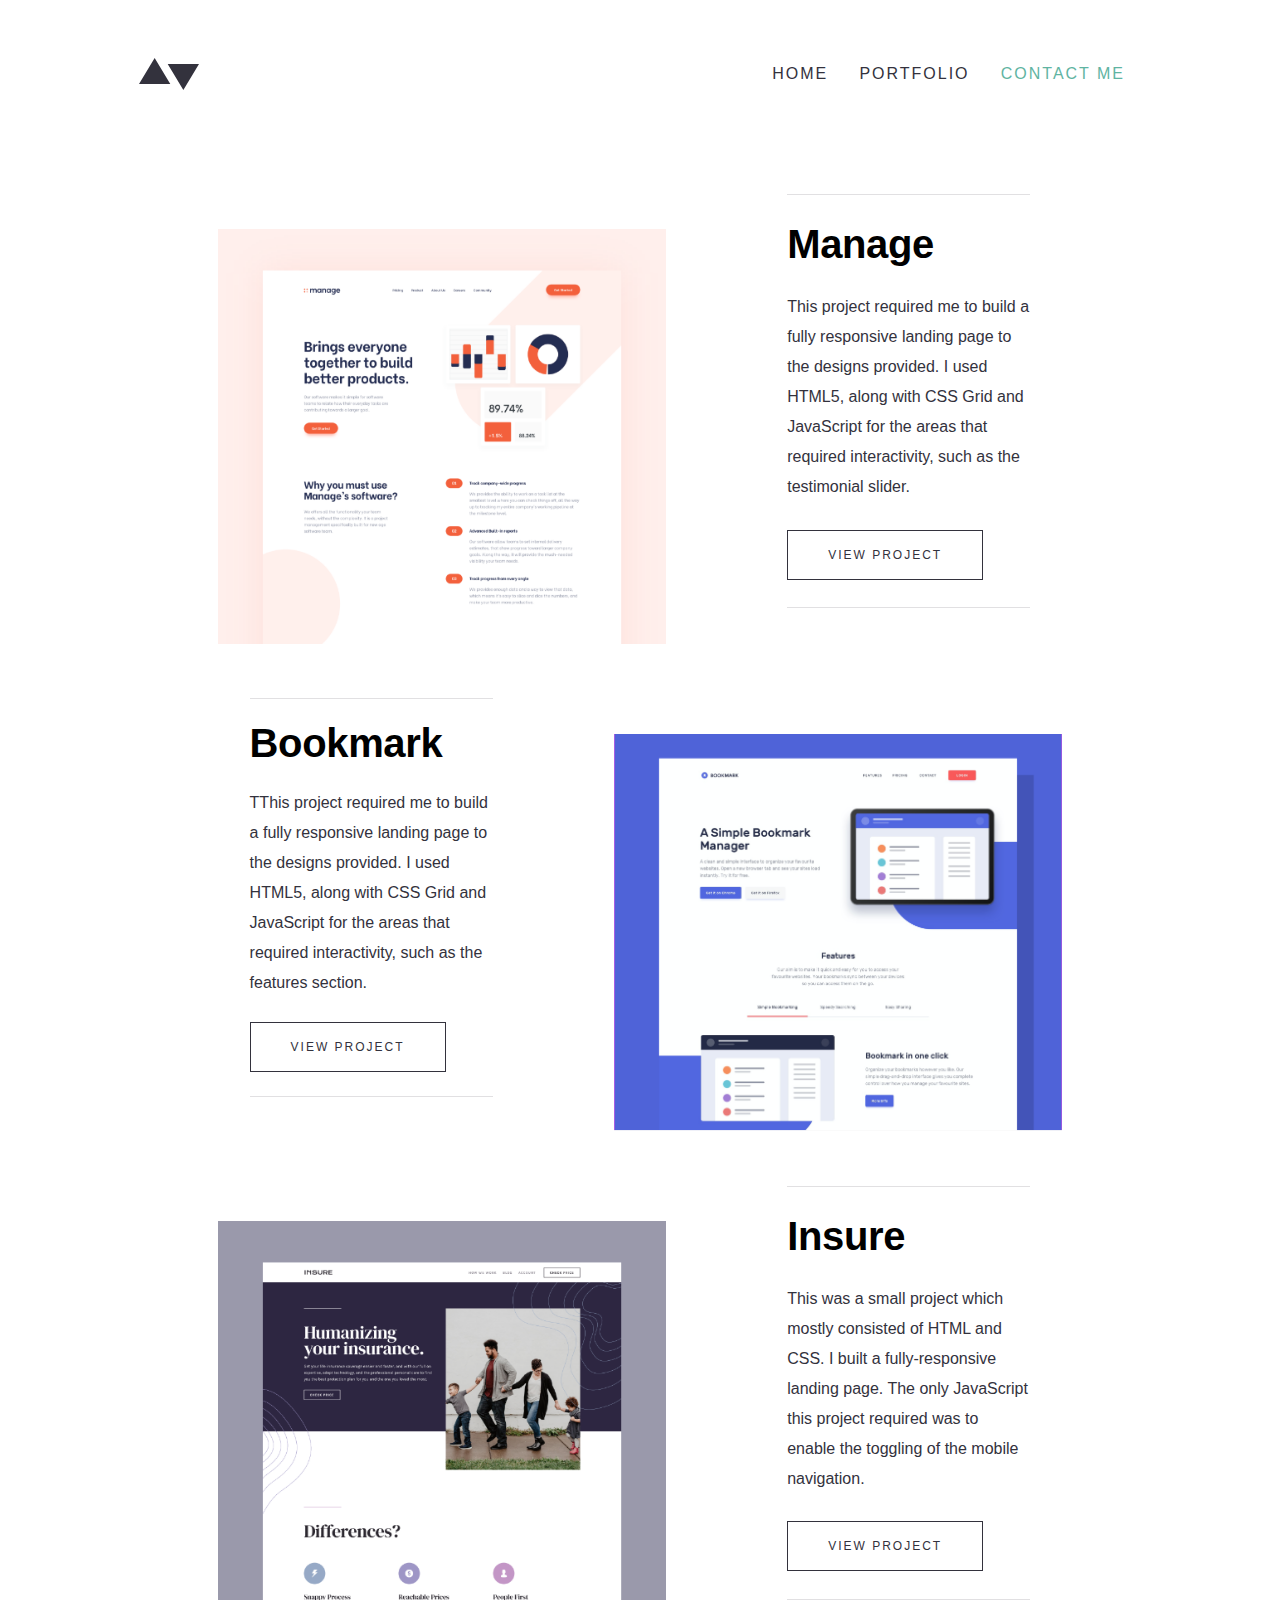
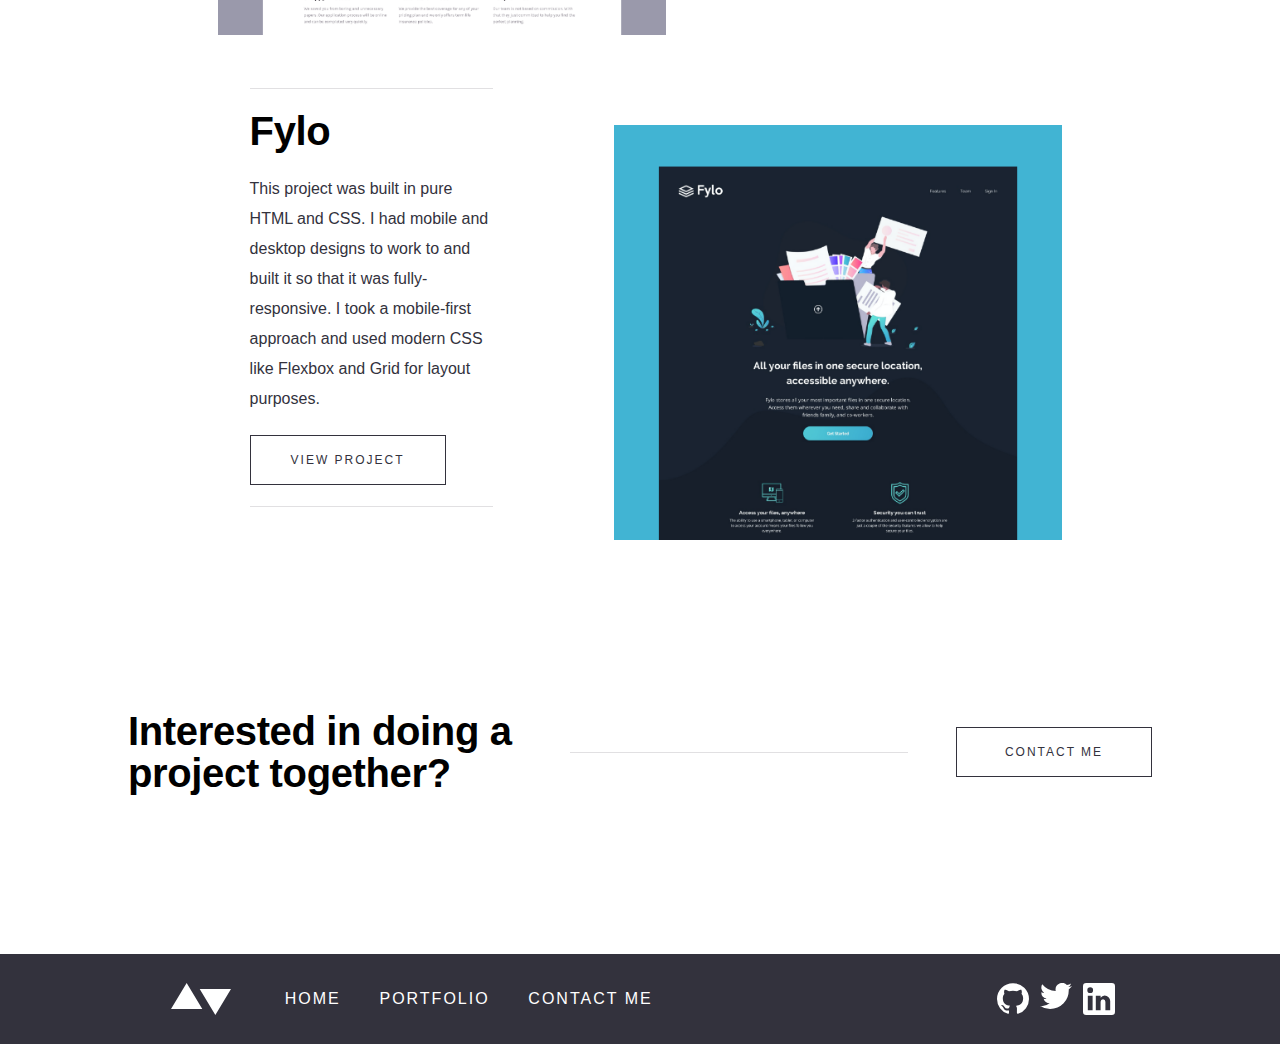
<file: portofolio.html>
<!DOCTYPE html>
<html lang="fr">

<head>
    <meta charset="UTF-8">
    <meta http-equiv="X-UA-Compatible" content="IE=edge">
    <meta name="viewport" content="width=device-width, initial-scale=1.0">
    <link rel="stylesheet" href="scss/main.css">
    <link rel="icon" href="ressources\img\Home\Combined-Shape.svg" />
    <title>Minimalist-Porfolio-Thiertant</title>
</head>

<body>
    <header>
        <nav>
            <div class="nav-logo"></div>
            <button class="main-nav__toggler" aria-expanded="false" aria-controls="menu" aria-label="Menu">
                    <span class="main-nav__bar"></span>
                    <span class="main-nav__bar"></span>
                    <span class="main-nav__bar"></span>
                </button>
            <ul class="menu-list">
                <li class="menu-items">
                    <a rel="noreferrer" rel="noopener" href="index.html">Home</a>
                </li>
                <li class="menu-items">
                    <a rel="noreferrer" rel="noopener" href="portofolio.html">Portfolio</a>
                </li>
                <li class="menu-items">
                    <a rel="noreferrer" rel="noopener" href="contact.html" class="active">Contact me</a>
                </li>
            </ul>
        </nav>
    </header>
    <main>
        <section class="manage_container container wrapper">
            <div class="manage_picture picture">
                <figure>
                    <img srcset="ressources/img/Portfolio-details/01/portfolio_main.png 1x, ressources/img/Portfolio-details/01/portfolio_main_2x.png 2x" src="ressources/img/Portfolio-details/01/portfolio_main_2x.png" alt="A picture of the Manage website project" loading="lazy">
                </figure>
            </div>
            <div class="manage_content content">
                <h2 class="manage_title">Manage</h2>
                <p>This project required me to build a fully responsive landing page to the designs provided. I used HTML5, along with CSS Grid and JavaScript for the areas that required interactivity, such as the testimonial slider.</p>
                <a rel="noreferrer" rel="noopener" href="manage.html"> <button class="button-secondary">View project</button></a>
            </div>
        </section>
        <section class="bookmark_container container wrapper">
            <div class="bookmark_picture picture">
                <figure>
                    <img src="ressources/img/Portfolio-details/02/cap_port.PNG" alt="A picture of the bookmark website project">
                </figure>
            </div>
            <div class="bookmark_content content">
                <h2 class="bookmark_title">Bookmark</h2>
                <p>TThis project required me to build a fully responsive landing page to the designs provided. I used HTML5, along with CSS Grid and JavaScript for the areas that required interactivity, such as the features section.</p>
                <a rel="noreferrer" rel="noopener" href="bookmark.html"><button class="button-secondary">View project</button></a>
            </div>
        </section>
        <section class="insure_container container wrapper">
            <div class="insure_picture picture">
                <figure>
                    <img srcset="ressources/img/Portfolio-details/03/insure.png 1x, ressources/img/Portfolio-details/03/insure_2x.png 2x" src="ressources/img/Portfolio-details/03/insure_2x.png" alt="A picture of the Insure website project" loading="lazy">
                </figure>
            </div>
            <div class="insure_content content">
                <h2 class="insure_title">Insure</h2>
                <p>This was a small project which mostly consisted of HTML and CSS. I built a fully-responsive landing page. The only JavaScript this project required was to enable the toggling of the mobile navigation.</p>
                <a rel="noreferrer" rel="noopener" href="insure.html"><button class="button-secondary">View project</button></a>
            </div>
        </section>
        <section class="fylo_container container wrapper">
            <div class="fylo_picture picture">
                <figure>
                    <img srcset="ressources/img/Portfolio-details/04/fylo.png 1x, ressources/img/Portfolio-details/04/fylo_2x.png 2x" src="ressources/img/Portfolio-details/04/fylo_2x.png" alt="A picture of the Fylo website project" loading="lazy">
                </figure>
            </div>
            <div class="fylo_content content">
                <h2 class="fylo_title">Fylo</h2>
                <p>This project was built in pure HTML and CSS. I had mobile and desktop designs to work to and built it so that it was fully-responsive. I took a mobile-first approach and used modern CSS like Flexbox and Grid for layout purposes.</p>
                <a rel="noreferrer" rel="noopener" href="fylo.html"><button class="button-secondary">View project</button></a>
            </div>
        </section>
    </main>
    <section class="interested_container container">
        <h2>Interested in doing a project together?</h2>
        <span></span>
        <a rel="noreferrer" rel="noopener" href="contact.html"> <button class="button-secondary">Contact me</button></a>
    </section>
    <footer>
        <section class="footer-left-container">
            <div class="footer-logo"></div>
            <ul class="footer-list"></ul>
            <li class="footer-items">
                <a rel="noreferrer" rel="noopener" href="index.html">Home</a>
            </li>
            <li class="footer-items">
                <a rel="noreferrer" rel="noopener" href="portofolio.html">Portfolio</a>
            </li>
            <li class="footer-items">
                <a rel="noreferrer" rel="noopener" href="contact.html">Contact me</a>
            </li>
            </ul>
        </section>
        <section class="footer-social">
            <a rel="noreferrer" rel="noopener" href="https://github.com/sebthiertant" target="_blank">
                <div class="footer-social-item git"></div>
            </a>
            <a rel="noreferrer" rel="noopener" href="https://twitter.com/SebThiertant" target="_blank">
                <div class="footer-social-item twitter"></div>
            </a>
            <a rel="noreferrer" rel="noopener" href="https://www.linkedin.com/in/s%C3%A9bastien-thiertant-715751bb/" target="_blank">
                <div class="footer-social-item linkedin"></div>
            </a>
        </section>
    </footer>
    <script src="/js/app.js"></script>
</body>

</html>
</file>
<file: scss/main.css>
/* Extra small devices (phones, 600px and down) */
/* Medium devices (landscape tablets, 768px and up) */
/* Large devices (laptops/desktops, 992px and up) */
/* Extra large devices (large laptops and desktops, 1200px and up) */
*,
*:before,
*:after {
  -webkit-box-sizing: border-box;
          box-sizing: border-box;
}

html,
body,
div,
span,
object,
iframe,
figure,
h1,
h2,
h3,
h4,
h5,
h6,
p,
blockquote,
pre,
a,
code,
em,
img,
small,
strike,
strong,
sub,
sup,
tt,
b,
u,
i,
ol,
ul,
li,
fieldset,
form,
label,
table,
caption,
tbody,
tfoot,
thead,
tr,
th,
td,
main,
canvas,
embed,
footer,
header,
nav,
section,
video {
  margin: 0;
  padding: 0;
  border: 0;
  font-size: 100%;
  font: inherit;
  vertical-align: baseline;
  text-rendering: optimizeLegibility;
  -webkit-font-smoothing: antialiased;
  -webkit-text-size-adjust: none;
     -moz-text-size-adjust: none;
      -ms-text-size-adjust: none;
          text-size-adjust: none;
}

footer,
header,
nav,
section,
main {
  display: block;
}

body {
  line-height: 1;
}

ol,
ul,
li {
  list-style: none;
}

a {
  text-decoration: none;
  color: inherit;
}

blockquote,
q {
  quotes: none;
}

blockquote:before,
blockquote:after,
q:before,
q:after {
  content: '';
  content: none;
}

table {
  border-collapse: collapse;
  border-spacing: 0;
}

input {
  -webkit-appearance: none;
  border-radius: 0;
}

.container {
  width: 80%;
  margin: auto;
}

[role="button"],
input[type="submit"],
input[type="reset"],
input[type="button"],
button {
  -webkit-box-sizing: content-box;
  box-sizing: content-box;
}

/* Reset `button` and button-style `input` default styles */
input[type="submit"],
input[type="reset"],
input[type="button"],
button {
  background: none;
  border: 0;
  color: inherit;
  /* cursor: default; */
  font: inherit;
  line-height: normal;
  overflow: visible;
  padding: 0;
  -webkit-appearance: button;
  /* for input */
  -webkit-user-select: none;
  /* for button */
  -moz-user-select: none;
  -ms-user-select: none;
}

input::-moz-focus-inner,
button::-moz-focus-inner {
  border: 0;
  padding: 0;
}

h1 {
  font-family: "Ibarra Real Nova", sans-serif;
  font-weight: bold;
  font-size: 50px;
  line-height: 50px;
  letter-spacing: -0.45px;
}

@media (max-width: 992px) {
  h1 {
    font-size: 40px;
    line-height: 42px;
    letter-spacing: -0.36px;
  }
}

h2 {
  font-family: "Ibarra Real Nova", sans-serif;
  font-weight: bold;
  font-size: 40px;
  line-height: 42px;
  letter-spacing: -0.36px;
}

h3 {
  font-family: "Ibarra Real Nova", sans-serif;
  font-weight: normal;
  font-size: 32px;
  line-height: 36px;
  letter-spacing: -0.29px;
}

@media (max-width: 780px) {
  h3 {
    line-height: 42px;
  }
}

body {
  font-family: "Public Sans", sans-serif;
  font-weight: normal;
  font-size: 16px;
  line-height: 30px;
  letter-spacing: 0;
}

.menu-items {
  font-family: "Public Sans", sans-serif;
  letter-spacing: 2px;
  color: #33323D;
  text-transform: uppercase;
}

.menu-items:hover {
  color: #5FB4A2;
  -webkit-transition: .1s;
  transition: .1s;
}

p {
  color: #33323D;
}

.used_tech {
  color: #5FB4A2;
  font-weight: bold;
}

.footer-items {
  font-family: "Public Sans", sans-serif;
  letter-spacing: 2px;
  color: #FFFFFF;
  text-transform: uppercase;
}

.footer-items:hover {
  color: #5FB4A2;
  -webkit-transition: .1s;
  transition: .1s;
}

.button {
  display: -webkit-box;
  display: -ms-flexbox;
  display: flex;
  -webkit-box-align: center;
      -ms-flex-align: center;
          align-items: center;
  -webkit-box-pack: justify;
      -ms-flex-pack: justify;
          justify-content: space-between;
  width: 200px;
  height: 48px;
  background-color: #203A4C;
  text-align: center;
  font: normal normal normal 12px/14px "Public Sans", sans-serif;
  letter-spacing: 2px;
  color: #FFFFFF;
  text-transform: uppercase;
  cursor: pointer;
}

.button:hover {
  background-color: #5FB4A2;
  -webkit-transition: .2s;
  transition: .2s;
}

.button .arrow-button-wrapper {
  display: -webkit-box;
  display: -ms-flexbox;
  display: flex;
  -webkit-box-orient: vertical;
  -webkit-box-direction: normal;
      -ms-flex-direction: column;
          flex-direction: column;
  -webkit-box-align: center;
      -ms-flex-align: center;
          align-items: center;
  height: 100%;
  width: 30%;
  position: relative;
}

.button .arrow-button-wrapper .arrow-button {
  position: absolute;
  border: solid;
  border-width: 0 1px 1px 0;
  border-color: #5FB4A2;
  opacity: .5;
  padding: 5px;
  transform: rotate(45deg);
  -webkit-transform: rotate(45deg);
}

.button .arrow-button-wrapper .arrow-button-top {
  opacity: .25;
  top: 8px;
}

.button .arrow-button-wrapper .arrow-button-mid {
  opacity: .5;
  top: 14px;
}

.button .arrow-button-wrapper .arrow-button-bot {
  opacity: 1;
  top: 21px;
}

.button p {
  margin-right: 2rem;
  text-align: center;
  font: normal normal normal 12px/14px "Public Sans", sans-serif;
  letter-spacing: 2px;
  color: #FFFFFF;
  text-transform: uppercase;
}

.arrow-button-wrapper::before {
  content: "";
  display: block;
  height: 100%;
  width: 100%;
  background-color: #000000;
  opacity: .1;
}

.button:hover .arrow-button {
  border-color: #FFFFFF;
  -webkit-transition: .2s;
  transition: .2s;
}

.button-secondary {
  width: 162px;
  height: 48px;
  border: 1px solid #33323D;
  font: normal normal normal 12px/14px "Public Sans", sans-serif;
  letter-spacing: 2px;
  padding: 0 1rem;
  color: #33323D;
  text-align: center;
  text-transform: uppercase;
  cursor: pointer;
}

.button-secondary:hover {
  background: #33323D 0% 0% no-repeat padding-box;
  color: #FFFFFF;
  -webkit-transition: .2s;
  transition: .2s;
}

.button-form {
  background-color: #203A4C;
  width: 200px;
  height: 48px;
  font: normal normal normal 12px/14px "Public Sans", sans-serif;
  border: 1px solid #203A4C;
  text-transform: uppercase;
  letter-spacing: 2px;
  color: #FFFFFF;
  cursor: pointer;
}

.button-form:hover {
  background-color: #FFFFFF;
  color: #203A4C;
  -webkit-transition: .2s;
  transition: .2s;
  border: 1px solid #203A4C;
}

label {
  letter-spacing: 0px;
  color: #33323D;
  font-weight: bold;
}

textarea {
  resize: none;
}

input,
textarea {
  outline: none;
  background-color: rgba(51, 50, 61, 0.1);
  border: 1px solid rgba(51, 50, 61, 0.1);
}

textarea:valid,
input:valid {
  border: 1px solid #5FB4A2;
}

.required {
  color: #F43030;
  font-size: 10px;
  visibility: visible;
}

input:invalid:focus,
textarea:invalid:focus {
  border: 1px solid #F43030;
}

input + p::before,
textarea + p::before {
  content: 'This field is valid';
  visibility: hidden;
}

input:invalid:focus + p::before,
textarea:invalid:focus + p::before {
  content: 'This field is required';
  visibility: visible;
  color: red;
}

.hero .hero_container {
  display: -webkit-box;
  display: -ms-flexbox;
  display: flex;
  -webkit-box-orient: vertical;
  -webkit-box-direction: normal;
      -ms-flex-direction: column;
          flex-direction: column;
  margin-bottom: 10rem;
}

@media (max-width: 700px) {
  .hero .hero_container {
    -webkit-box-align: center;
        -ms-flex-align: center;
            align-items: center;
    margin-bottom: 0;
  }
}

.hero .hero_figure_container {
  position: relative;
}

.hero figure {
  display: -webkit-box;
  display: -ms-flexbox;
  display: flex;
  -webkit-box-pack: center;
      -ms-flex-pack: center;
          justify-content: center;
}

.hero figure > img {
  max-width: 80%;
  -o-object-fit: cover;
     object-fit: cover;
}

.hero .hero_text_container {
  position: absolute;
  display: -webkit-box;
  display: -ms-flexbox;
  display: flex;
  -webkit-box-orient: vertical;
  -webkit-box-direction: normal;
      -ms-flex-direction: column;
          flex-direction: column;
  -webkit-box-pack: space-evenly;
      -ms-flex-pack: space-evenly;
          justify-content: space-evenly;
  height: 40vh;
  width: 45vw;
  background-color: #FAFAFA;
  bottom: 0;
  left: 10%;
}

@media (max-width: 992px) {
  .hero .hero_text_container {
    left: 8%;
  }
}

@media (max-width: 700px) {
  .hero .hero_text_container {
    position: inherit;
    display: -webkit-box;
    display: -ms-flexbox;
    display: flex;
    left: 0;
    margin-top: 3rem;
    width: 80%;
    margin: auto;
    -webkit-box-pack: inherit;
        -ms-flex-pack: inherit;
            justify-content: inherit;
  }
}

.hero .hero_text_container h1 {
  padding-right: 5rem;
}

@media (max-width: 992px) {
  .hero .hero_text_container h1 {
    height: -webkit-min-content;
    height: -moz-min-content;
    height: min-content;
    margin-top: 3rem;
    margin-bottom: 2rem;
  }
}

@media (max-width: 700px) {
  .hero .hero_text_container h1 {
    padding: 0;
  }
}

.about_container {
  margin-top: 5rem;
  display: -webkit-box;
  display: -ms-flexbox;
  display: flex;
}

@media (max-width: 700px) {
  .about_container {
    -webkit-box-orient: vertical;
    -webkit-box-direction: normal;
        -ms-flex-direction: column;
            flex-direction: column;
    margin-top: 8rem;
  }
}

.about_container .about_picture > figure > img {
  height: 100%;
  -o-object-fit: cover;
     object-fit: cover;
  -o-object-position: right;
     object-position: right;
}

@media (max-width: 992px) {
  .about_container .about_picture > figure > img {
    max-width: 40vw;
  }
}

@media (max-width: 700px) {
  .about_container .about_picture > figure > img {
    max-width: 80vw;
  }
}

.about_container .about_content {
  display: -webkit-box;
  display: -ms-flexbox;
  display: flex;
  -webkit-box-orient: vertical;
  -webkit-box-direction: normal;
      -ms-flex-direction: column;
          flex-direction: column;
  -ms-flex-pack: distribute;
      justify-content: space-around;
  width: 40%;
  margin-left: 5rem;
  margin-top: -5rem;
  padding: 4rem 2rem;
}

@media (max-width: 992px) {
  .about_container .about_content {
    padding: 4rem 0;
  }
}

@media (max-width: 700px) {
  .about_container .about_content {
    margin-left: auto;
    margin-right: auto;
    width: 50vw;
  }
}

.about_container .about_content h2 {
  padding: 3rem 0;
}

.about_container .about_content button {
  margin: 3rem 0;
}

.about_content::before {
  content: "";
  display: block;
  width: 100%;
  height: 1px;
  background-color: #33323D;
  opacity: .15;
}

.about_content::after {
  content: "";
  display: block;
  width: 100%;
  height: 1px;
  background-color: #33323D;
  opacity: .15;
}

.interested_container {
  margin-top: 10rem;
  display: -webkit-box;
  display: -ms-flexbox;
  display: flex;
  -webkit-box-pack: justify;
      -ms-flex-pack: justify;
          justify-content: space-between;
  -webkit-box-align: center;
      -ms-flex-align: center;
          align-items: center;
  margin-bottom: 10rem;
}

@media (max-width: 700px) {
  .interested_container {
    -webkit-box-orient: vertical;
    -webkit-box-direction: normal;
        -ms-flex-direction: column;
            flex-direction: column;
    text-align: center;
  }
}

.interested_container span {
  content: "";
  display: block;
  width: 60%;
  height: 1px;
  margin: 0rem 3rem;
  background-color: #33323D;
  opacity: .15;
}

@media (max-width: 700px) {
  .interested_container span {
    display: none !important;
  }
}

@media (max-width: 700px) {
  .interested_container .button-secondary {
    margin-top: 5rem;
  }
}

.wrapper {
  margin-top: 5rem;
  display: -webkit-box;
  display: -ms-flexbox;
  display: flex;
  -webkit-box-pack: space-evenly;
      -ms-flex-pack: space-evenly;
          justify-content: space-evenly;
}

@media (max-width: 700px) {
  .wrapper {
    -webkit-box-orient: vertical;
    -webkit-box-direction: normal;
        -ms-flex-direction: column;
            flex-direction: column;
    -webkit-box-align: center;
        -ms-flex-align: center;
            align-items: center;
  }
}

.wrapper .picture > figure > img {
  max-width: 35vw;
  -o-object-fit: cover;
     object-fit: cover;
}

@media (max-width: 700px) {
  .wrapper .picture > figure > img {
    -webkit-box-orient: vertical;
    -webkit-box-direction: normal;
        -ms-flex-direction: column;
            flex-direction: column;
    -webkit-box-align: center;
        -ms-flex-align: center;
            align-items: center;
    margin-bottom: 5rem;
    max-width: 60vw;
    -webkit-box-pack: center;
        -ms-flex-pack: center;
            justify-content: center;
  }
}

.wrapper .content {
  display: -webkit-box;
  display: -ms-flexbox;
  display: flex;
  -webkit-box-orient: vertical;
  -webkit-box-direction: normal;
      -ms-flex-direction: column;
          flex-direction: column;
  -ms-flex-pack: distribute;
      justify-content: space-around;
  width: 30%;
  margin-top: -5rem;
  padding: 2rem;
}

@media (max-width: 992px) {
  .wrapper .content {
    width: inherit;
  }
}

@media (max-width: 700px) {
  .wrapper .content h2 {
    margin-top: 2rem;
    margin-bottom: 2rem;
  }
}

@media (max-width: 992px) {
  .wrapper .content .button-secondary {
    margin-top: 2rem;
    margin-bottom: 2rem;
  }
}

.content::before {
  content: "";
  display: block;
  width: 100%;
  height: 1px;
  background-color: #33323D;
  opacity: .15;
}

.content::after {
  content: "";
  display: block;
  width: 100%;
  height: 1px;
  background-color: #33323D;
  opacity: .15;
}

.wrapper:nth-child(even) {
  -webkit-box-orient: horizontal;
  -webkit-box-direction: reverse;
      -ms-flex-direction: row-reverse;
          flex-direction: row-reverse;
}

@media (max-width: 700px) {
  .wrapper:nth-child(even) {
    -webkit-box-orient: vertical;
    -webkit-box-direction: normal;
        -ms-flex-direction: column;
            flex-direction: column;
  }
}

.interested_container {
  margin-top: 10rem;
  display: -webkit-box;
  display: -ms-flexbox;
  display: flex;
  -webkit-box-pack: justify;
      -ms-flex-pack: justify;
          justify-content: space-between;
  -webkit-box-align: center;
      -ms-flex-align: center;
          align-items: center;
  margin-bottom: 10rem;
}

.interested_container span {
  content: "";
  display: block;
  width: 60%;
  height: 1px;
  margin: 0rem 3rem;
  background-color: #33323D;
  opacity: .15;
}

.manage_header {
  display: -webkit-box;
  display: -ms-flexbox;
  display: flex;
  -webkit-box-pack: center;
      -ms-flex-pack: center;
          justify-content: center;
}

.manage_header img {
  max-width: 85%;
}

@media (max-width: 700px) {
  .manage_header img {
    max-width: 80vw;
  }
}

.manage_content_container {
  display: -webkit-box;
  display: -ms-flexbox;
  display: flex;
}

@media (max-width: 700px) {
  .manage_content_container {
    -webkit-box-orient: vertical;
    -webkit-box-direction: normal;
        -ms-flex-direction: column;
            flex-direction: column;
    -webkit-box-align: center;
        -ms-flex-align: center;
            align-items: center;
  }
}

.manage_content_container .manage_content {
  width: 40%;
  padding: 3rem 5rem;
  margin-top: 8rem;
}

@media (max-width: 992px) {
  .manage_content_container .manage_content {
    margin-top: 0;
    padding: 0 !important;
  }
}

@media (max-width: 700px) {
  .manage_content_container .manage_content {
    width: inherit;
  }
}

.manage_content_container .manage_content h2 {
  margin: 5rem 0 3rem 0;
}

.manage_content_container .manage_content p {
  margin-bottom: 1.5rem;
}

.manage_content_container .manage_content button {
  margin-bottom: 5rem;
}

.manage_content_container .content {
  padding: 3rem 5rem 2rem 8rem;
}

.manage_content_container .manage_content_desc {
  padding: 2rem 5rem 2rem 8rem;
  width: 50%;
  display: -webkit-box;
  display: -ms-flexbox;
  display: flex;
  -webkit-box-orient: vertical;
  -webkit-box-direction: normal;
      -ms-flex-direction: column;
          flex-direction: column;
}

@media (max-width: 992px) {
  .manage_content_container .manage_content_desc {
    margin-top: 0;
    margin-left: 2rem;
    padding: 0 !important;
  }
}

@media (max-width: 700px) {
  .manage_content_container .manage_content_desc {
    width: inherit;
    -webkit-box-align: left;
        -ms-flex-align: left;
            align-items: left;
  }
}

.manage_content_container .manage_content_desc h3 {
  margin: 4rem 0;
}

@media (max-width: 700px) {
  .manage_content_container .manage_content_desc h3 {
    text-align: left;
  }
}

.manage_content_container .manage_content_desc span {
  text-decoration: underline;
}

.manage_content_container .manage_content_desc img {
  margin-top: 1rem;
  max-width: 100%;
}

.bookmark_header {
  display: -webkit-box;
  display: -ms-flexbox;
  display: flex;
  -webkit-box-pack: center;
      -ms-flex-pack: center;
          justify-content: center;
}

.bookmark_header img {
  max-width: 85%;
}

@media (max-width: 700px) {
  .bookmark_header img {
    max-width: 80vw;
  }
}

.bookmark_content_container {
  display: -webkit-box;
  display: -ms-flexbox;
  display: flex;
}

@media (max-width: 700px) {
  .bookmark_content_container {
    -webkit-box-orient: vertical;
    -webkit-box-direction: normal;
        -ms-flex-direction: column;
            flex-direction: column;
    -webkit-box-align: center;
        -ms-flex-align: center;
            align-items: center;
  }
}

.bookmark_content_container .bookmark_content {
  width: 40%;
  padding: 3rem 5rem;
  margin-top: 8rem;
}

@media (max-width: 992px) {
  .bookmark_content_container .bookmark_content {
    margin-top: 0;
    padding: 0 !important;
  }
}

@media (max-width: 700px) {
  .bookmark_content_container .bookmark_content {
    width: inherit;
  }
}

.bookmark_content_container .bookmark_content h2 {
  margin: 5rem 0 3rem 0;
}

.bookmark_content_container .bookmark_content p {
  margin-bottom: 1.5rem;
}

.bookmark_content_container .bookmark_content button {
  margin-bottom: 5rem;
}

.bookmark_content_container .content {
  padding: 3rem 5rem 2rem 8rem;
}

.bookmark_content_container .bookmark_content_desc {
  padding: 2rem 5rem 2rem 8rem;
  width: 50%;
  display: -webkit-box;
  display: -ms-flexbox;
  display: flex;
  -webkit-box-orient: vertical;
  -webkit-box-direction: normal;
      -ms-flex-direction: column;
          flex-direction: column;
}

@media (max-width: 992px) {
  .bookmark_content_container .bookmark_content_desc {
    margin-top: 0;
    margin-left: 2rem;
    padding: 0 !important;
  }
}

@media (max-width: 700px) {
  .bookmark_content_container .bookmark_content_desc {
    width: inherit;
    -webkit-box-align: left;
        -ms-flex-align: left;
            align-items: left;
  }
}

.bookmark_content_container .bookmark_content_desc h3 {
  margin: 4rem 0;
}

@media (max-width: 700px) {
  .bookmark_content_container .bookmark_content_desc h3 {
    text-align: left;
  }
}

.bookmark_content_container .bookmark_content_desc span {
  text-decoration: underline;
}

.bookmark_content_container .bookmark_content_desc img {
  margin-top: 1rem;
  max-width: 100%;
}

.insure_header {
  display: -webkit-box;
  display: -ms-flexbox;
  display: flex;
  -webkit-box-pack: center;
      -ms-flex-pack: center;
          justify-content: center;
}

.insure_header img {
  max-width: 85%;
}

@media (max-width: 700px) {
  .insure_header img {
    max-width: 80vw;
  }
}

.insure_content_container {
  display: -webkit-box;
  display: -ms-flexbox;
  display: flex;
}

@media (max-width: 700px) {
  .insure_content_container {
    -webkit-box-orient: vertical;
    -webkit-box-direction: normal;
        -ms-flex-direction: column;
            flex-direction: column;
    -webkit-box-align: center;
        -ms-flex-align: center;
            align-items: center;
  }
}

.insure_content_container .insure_content {
  width: 40%;
  padding: 3rem 5rem;
  margin-top: 8rem;
}

@media (max-width: 992px) {
  .insure_content_container .insure_content {
    margin-top: 0;
    padding: 0 !important;
  }
}

@media (max-width: 700px) {
  .insure_content_container .insure_content {
    width: inherit;
  }
}

.insure_content_container .insure_content h2 {
  margin: 5rem 0 3rem 0;
}

.insure_content_container .insure_content p {
  margin-bottom: 1.5rem;
}

.insure_content_container .insure_content button {
  margin-bottom: 5rem;
}

.insure_content_container .content {
  padding: 3rem 5rem 2rem 8rem;
}

.insure_content_container .insure_content_desc {
  padding: 2rem 5rem 2rem 8rem;
  width: 50%;
  display: -webkit-box;
  display: -ms-flexbox;
  display: flex;
  -webkit-box-orient: vertical;
  -webkit-box-direction: normal;
      -ms-flex-direction: column;
          flex-direction: column;
}

@media (max-width: 992px) {
  .insure_content_container .insure_content_desc {
    margin-top: 0;
    margin-left: 2rem;
    padding: 0 !important;
  }
}

@media (max-width: 700px) {
  .insure_content_container .insure_content_desc {
    width: inherit;
    -webkit-box-align: left;
        -ms-flex-align: left;
            align-items: left;
  }
}

.insure_content_container .insure_content_desc h3 {
  margin: 4rem 0;
}

@media (max-width: 700px) {
  .insure_content_container .insure_content_desc h3 {
    text-align: left;
  }
}

.insure_content_container .insure_content_desc span {
  text-decoration: underline;
}

.insure_content_container .insure_content_desc img {
  margin-top: 1rem;
  max-width: 100%;
}

.fylo_header {
  display: -webkit-box;
  display: -ms-flexbox;
  display: flex;
  -webkit-box-pack: center;
      -ms-flex-pack: center;
          justify-content: center;
}

.fylo_header img {
  max-width: 85%;
}

@media (max-width: 700px) {
  .fylo_header img {
    max-width: 80vw;
  }
}

.fylo_content_container {
  display: -webkit-box;
  display: -ms-flexbox;
  display: flex;
}

@media (max-width: 700px) {
  .fylo_content_container {
    -webkit-box-orient: vertical;
    -webkit-box-direction: normal;
        -ms-flex-direction: column;
            flex-direction: column;
    -webkit-box-align: center;
        -ms-flex-align: center;
            align-items: center;
  }
}

.fylo_content_container .fylo_content {
  width: 40%;
  padding: 3rem 5rem;
  margin-top: 8rem;
}

@media (max-width: 992px) {
  .fylo_content_container .fylo_content {
    margin-top: 0;
    padding: 0 !important;
  }
}

@media (max-width: 700px) {
  .fylo_content_container .fylo_content {
    width: inherit;
  }
}

.fylo_content_container .fylo_content h2 {
  margin: 5rem 0 3rem 0;
}

.fylo_content_container .fylo_content p {
  margin-bottom: 1.5rem;
}

.fylo_content_container .fylo_content button {
  margin-bottom: 5rem;
}

.fylo_content_container .content {
  padding: 3rem 5rem 2rem 8rem;
}

.fylo_content_container .fylo_content_desc {
  padding: 2rem 5rem 2rem 8rem;
  width: 50%;
  display: -webkit-box;
  display: -ms-flexbox;
  display: flex;
  -webkit-box-orient: vertical;
  -webkit-box-direction: normal;
      -ms-flex-direction: column;
          flex-direction: column;
}

@media (max-width: 992px) {
  .fylo_content_container .fylo_content_desc {
    margin-top: 0;
    margin-left: 2rem;
    padding: 0 !important;
  }
}

@media (max-width: 700px) {
  .fylo_content_container .fylo_content_desc {
    width: inherit;
    -webkit-box-align: left;
        -ms-flex-align: left;
            align-items: left;
  }
}

.fylo_content_container .fylo_content_desc h3 {
  margin: 4rem 0;
}

@media (max-width: 700px) {
  .fylo_content_container .fylo_content_desc h3 {
    text-align: left;
  }
}

.fylo_content_container .fylo_content_desc span {
  text-decoration: underline;
}

.fylo_content_container .fylo_content_desc img {
  margin-top: 1rem;
  max-width: 100%;
}

.contact_content_container {
  margin-top: 5rem;
  display: -webkit-box;
  display: -ms-flexbox;
  display: flex;
  -webkit-box-pack: space-evenly;
      -ms-flex-pack: space-evenly;
          justify-content: space-evenly;
  border-top: 1px solid rgba(51, 50, 61, 0.15);
  border-bottom: 1px solid rgba(51, 50, 61, 0.15);
  padding: 3rem 0rem;
}

@media (max-width: 780px) {
  .contact_content_container {
    -webkit-box-orient: vertical;
    -webkit-box-direction: normal;
        -ms-flex-direction: column;
            flex-direction: column;
  }
}

.contact_content_container h2 {
  padding: 2rem 0rem;
}

.contact_content_container .contact_content_desc {
  display: -webkit-box;
  display: -ms-flexbox;
  display: flex;
  -webkit-box-orient: vertical;
  -webkit-box-direction: normal;
      -ms-flex-direction: column;
          flex-direction: column;
  width: 50%;
}

@media (max-width: 780px) {
  .contact_content_container .contact_content_desc {
    width: inherit;
  }
}

.contact_content_container .contact_content_desc p {
  padding: 2rem 1rem;
}

@media (max-width: 780px) {
  .contact_content_container .contact_content_desc p {
    padding: 2rem 0;
  }
}

.contact_content_container .contact_content_desc .social_wrapper {
  width: 40%;
  display: -webkit-box;
  display: -ms-flexbox;
  display: flex;
  -webkit-box-pack: space-evenly;
      -ms-flex-pack: space-evenly;
          justify-content: space-evenly;
  padding: 1rem .5rem;
}

@media (max-width: 780px) {
  .contact_content_container .contact_content_desc .social_wrapper {
    width: 50%;
    -webkit-box-pack: justify;
        -ms-flex-pack: justify;
            justify-content: space-between;
  }
}

@media (max-width: 700px) {
  .contact_content_container .contact_content_desc .social_wrapper {
    width: 70%;
    -webkit-box-pack: justify;
        -ms-flex-pack: justify;
            justify-content: space-between;
  }
}

.contact_content_container .contact_content_desc .social_wrapper a {
  height: 2rem;
  width: 2rem;
  background-size: contain;
  background-repeat: no-repeat;
  -webkit-filter: brightness(0.2);
          filter: brightness(0.2);
}

.contact_content_container .contact_content_desc .social_wrapper a:hover {
  -webkit-filter: invert(100%);
          filter: invert(100%);
  -webkit-transition: .2s;
  transition: .2s;
}

.contact_me_container {
  margin-top: 5rem;
  display: -webkit-box;
  display: -ms-flexbox;
  display: flex;
  -webkit-box-pack: space-evenly;
      -ms-flex-pack: space-evenly;
          justify-content: space-evenly;
  margin-bottom: 8rem;
}

@media (max-width: 780px) {
  .contact_me_container {
    -webkit-box-orient: vertical;
    -webkit-box-direction: normal;
        -ms-flex-direction: column;
            flex-direction: column;
  }
}

.contact_me_container .contact_form_wrapper {
  width: 50%;
  display: -webkit-box;
  display: -ms-flexbox;
  display: flex;
  -webkit-box-pack: center;
      -ms-flex-pack: center;
          justify-content: center;
}

@media (max-width: 780px) {
  .contact_me_container .contact_form_wrapper {
    margin-top: 3rem;
    width: inherit;
    -webkit-box-pack: start;
        -ms-flex-pack: start;
            justify-content: start;
  }
}

.contact_me_container .contact_form_wrapper form {
  display: -webkit-box;
  display: -ms-flexbox;
  display: flex;
  -webkit-box-orient: vertical;
  -webkit-box-direction: normal;
      -ms-flex-direction: column;
          flex-direction: column;
}

.contact_me_container .contact_form_wrapper form label {
  width: 35vw;
  display: -webkit-box;
  display: -ms-flexbox;
  display: flex;
  -webkit-box-orient: vertical;
  -webkit-box-direction: normal;
      -ms-flex-direction: column;
          flex-direction: column;
}

@media (max-width: 780px) {
  .contact_me_container .contact_form_wrapper form label {
    width: 70vw;
  }
}

.contact_me_container .contact_form_wrapper form .input {
  height: 8vh;
  padding: 1rem;
}

.contact_me_container .contact_form_wrapper form .textarea {
  height: 20vh;
}

.contact_me_container .contact_form_wrapper form button {
  margin-top: 3rem;
}

nav {
  position: relative;
  width: 100%;
  height: 9.3rem;
  background-color: transparent;
  display: -webkit-box;
  display: -ms-flexbox;
  display: flex;
  -ms-flex-pack: distribute;
      justify-content: space-around;
  -webkit-box-align: center;
      -ms-flex-align: center;
          align-items: center;
}

nav .nav-logo {
  height: 2rem;
  width: 3.75rem;
  background-image: url(/ressources/img/Home/Combined-Shape.svg);
  background-size: contain;
  background-repeat: no-repeat;
}

nav .main-nav__toggler {
  display: -ms-grid;
  display: grid;
  gap: .5rem;
  padding: 0;
  border: 0;
  background-color: transparent;
}

nav .menu-list {
  width: 30%;
  display: -webkit-box;
  display: -ms-flexbox;
  display: flex;
  -ms-flex-pack: distribute;
      justify-content: space-around;
}

.active {
  color: #5FB4A2;
}

@media (max-width: 992px) {
  .menu-list {
    width: 50% !important;
    z-index: 1;
  }
  .menu-items {
    margin: 0 1rem;
  }
}

@media (max-width: 780px) {
  .menu-list {
    position: absolute;
    top: calc(100% + 3.6rem);
    right: 0;
    display: block;
    width: 60% !important;
    padding: 4rem;
    background-color: #33323D;
    color: white;
    -webkit-transition: .3s;
    transition: .3s;
    -webkit-transform: translateX(-300%);
            transform: translateX(-300%);
    -webkit-box-orient: vertical;
    -webkit-box-direction: normal;
        -ms-flex-direction: column;
            flex-direction: column;
  }
  .menu-items {
    color: white;
  }
  .menu-items:hover {
    background-color: #5FB4A2;
  }
  .menu-items > a {
    display: block;
    padding: 1.6rem 2rem;
    color: currentColor;
    text-decoration: none;
    -webkit-transition: .3s;
    transition: .3s;
  }
  .menu-items > a:hover {
    color: white;
  }
  .main-nav__bar {
    width: 2.5rem;
    height: 0.2rem;
    background-color: #33323D;
    -webkit-transition: .3s;
    transition: .3s;
  }
  .main-nav__toggler[aria-expanded="true"] .main-nav__bar:first-child {
    -webkit-transform: rotate(38deg);
            transform: rotate(38deg);
  }
  .main-nav__toggler[aria-expanded="true"] .main-nav__bar:not(:first-child):not(:last-child) {
    opacity: 0;
  }
  .main-nav__toggler[aria-expanded="true"] .main-nav__bar:last-child {
    -webkit-transform: rotate(-38deg);
            transform: rotate(-38deg);
  }
  .main-nav__bar:first-child {
    -webkit-transform-origin: left top;
            transform-origin: left top;
  }
  .main-nav__bar:last-child {
    -webkit-transform-origin: left bottom;
            transform-origin: left bottom;
  }
  .main-nav__toggler[aria-expanded="true"] + .menu-list {
    -webkit-transform: translateX(0);
            transform: translateX(0);
  }
}

@media (max-width: 400px) {
  .menu-list {
    text-align: center;
    width: 100% !important;
  }
}

.navigation_projects_container {
  margin-top: 5rem;
  display: -webkit-box;
  display: -ms-flexbox;
  display: flex;
  -webkit-box-pack: justify;
      -ms-flex-pack: justify;
          justify-content: space-between;
  -webkit-box-align: center;
      -ms-flex-align: center;
          align-items: center;
  border-top: 1px solid rgba(51, 50, 61, 0.15);
  border-bottom: 1px solid rgba(51, 50, 61, 0.15);
}

@media (max-width: 700px) {
  .navigation_projects_container {
    -webkit-box-pack: center;
        -ms-flex-pack: center;
            justify-content: center;
    width: inherit;
  }
}

.navigation_projects_container .arrow_wrapper {
  padding: 2rem;
  display: -webkit-box;
  display: -ms-flexbox;
  display: flex;
  -webkit-box-align: center;
      -ms-flex-align: center;
          align-items: center;
  width: 50%;
  min-height: 100%;
}

@media (max-width: 700px) {
  .navigation_projects_container .arrow_wrapper {
    width: inherit;
    padding: 1rem;
    -webkit-box-align: start;
        -ms-flex-align: start;
            align-items: flex-start;
  }
}

.navigation_projects_container .arrow_wrapper p {
  opacity: .5;
}

.navigation_projects_container .arrow_wrapper img {
  margin: 0 1rem;
  height: 2rem;
  width: 2rem;
  opacity: .7;
  padding: .3rem;
  cursor: pointer;
}

@media (max-width: 700px) {
  .navigation_projects_container .arrow_wrapper a {
    margin-bottom: 5rem;
  }
}

.navigation_projects_container .next_wrapper {
  -webkit-box-pack: end;
      -ms-flex-pack: end;
          justify-content: flex-end;
  border-left: 1px solid rgba(51, 50, 61, 0.15);
}

footer {
  width: 100%;
  height: 10vh;
  background-color: #33323D;
  display: -webkit-box;
  display: -ms-flexbox;
  display: flex;
  -webkit-box-pack: justify;
      -ms-flex-pack: justify;
          justify-content: space-between;
  -webkit-box-align: center;
      -ms-flex-align: center;
          align-items: center;
}

@media (max-width: 700px) {
  footer {
    padding: 3rem 0;
    -webkit-box-orient: vertical;
    -webkit-box-direction: normal;
        -ms-flex-direction: column;
            flex-direction: column;
    height: -webkit-max-content;
    height: -moz-max-content;
    height: max-content;
  }
}

footer .footer-left-container {
  margin-left: 10rem;
  display: -webkit-box;
  display: -ms-flexbox;
  display: flex;
  width: 40%;
  -ms-flex-pack: distribute;
      justify-content: space-around;
  -webkit-box-align: center;
      -ms-flex-align: center;
          align-items: center;
}

@media (max-width: 992px) {
  footer .footer-left-container {
    width: 60%;
    margin-left: 1rem;
  }
}

@media (max-width: 700px) {
  footer .footer-left-container {
    -webkit-box-orient: vertical;
    -webkit-box-direction: normal;
        -ms-flex-direction: column;
            flex-direction: column;
  }
}

footer .footer-left-container .footer-logo {
  height: 2rem;
  width: 3.75rem;
  background-image: url(/ressources/img/Home/Combined-Shape2.svg);
  background-size: contain;
  background-repeat: no-repeat;
}

@media (max-width: 700px) {
  footer .footer-left-container .footer-logo {
    margin-bottom: 2rem;
  }
}

footer .footer-left-container ul {
  display: -webkit-box;
  display: -ms-flexbox;
  display: flex;
}

footer .footer-left-container li {
  padding: .5rem .5rem;
}

footer .footer-social {
  margin-right: 10rem;
  width: 10%;
  display: -webkit-box;
  display: -ms-flexbox;
  display: flex;
  -ms-flex-pack: distribute;
      justify-content: space-around;
  -webkit-box-align: center;
      -ms-flex-align: center;
          align-items: center;
}

@media (max-width: 1200px) {
  footer .footer-social {
    margin-right: 5rem;
    width: 15%;
  }
}

@media (max-width: 992px) {
  footer .footer-social {
    margin-right: 1rem;
    width: 25%;
  }
}

footer .footer-social .footer-social-item {
  height: 2rem;
  width: 2rem;
  background-size: contain;
  background-repeat: no-repeat;
}

footer .footer-social .footer-social-item:hover {
  -webkit-transform: scale(1.1) rotate(5deg);
          transform: scale(1.1) rotate(5deg);
  -webkit-transition: .2s;
  transition: .2s;
}

@media (max-width: 700px) {
  footer .footer-social .footer-social-item {
    margin: 2rem .5rem;
  }
}

.git {
  background-image: url(/ressources/img/Home/Path.svg);
}

.twitter {
  background-image: url(/ressources/img/Home/Path-1.svg);
}

.linkedin {
  background-image: url(/ressources/img/Home/Shape.svg);
}
/*# sourceMappingURL=main.css.map */
</file>
